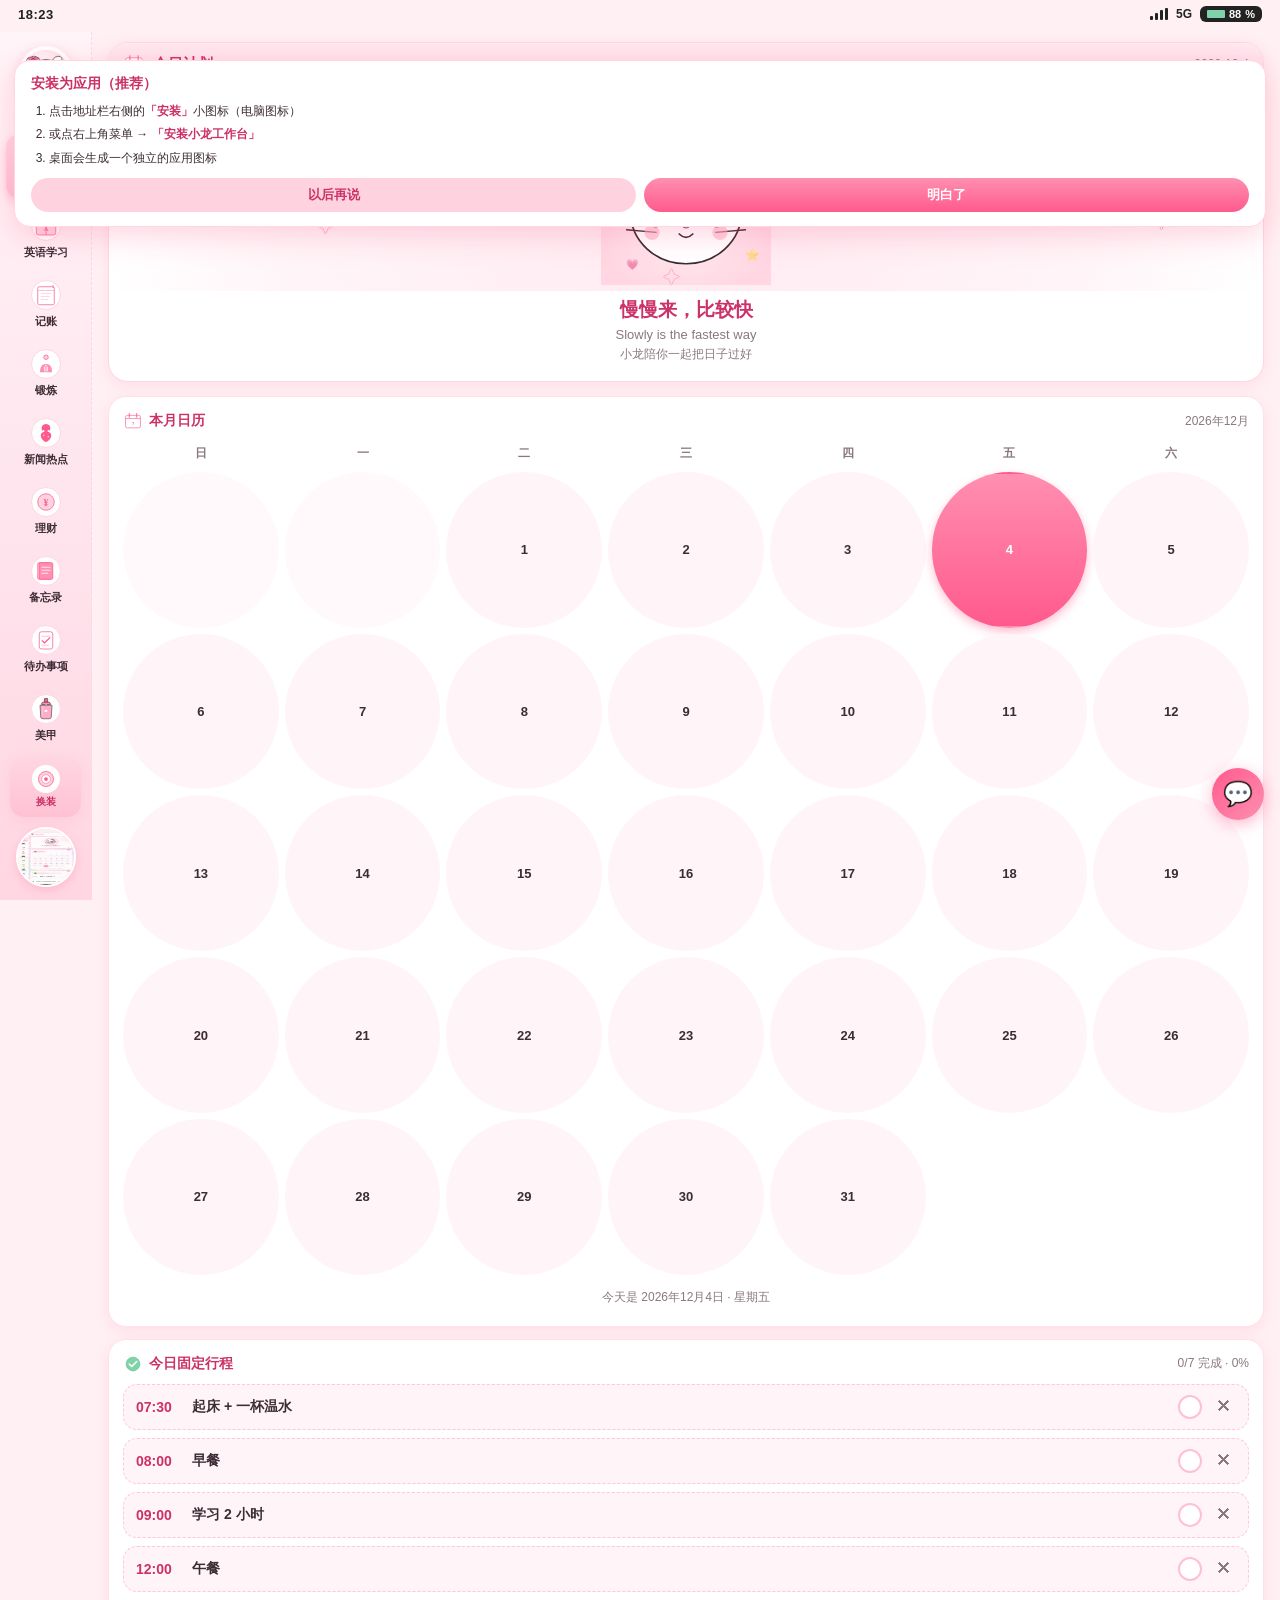
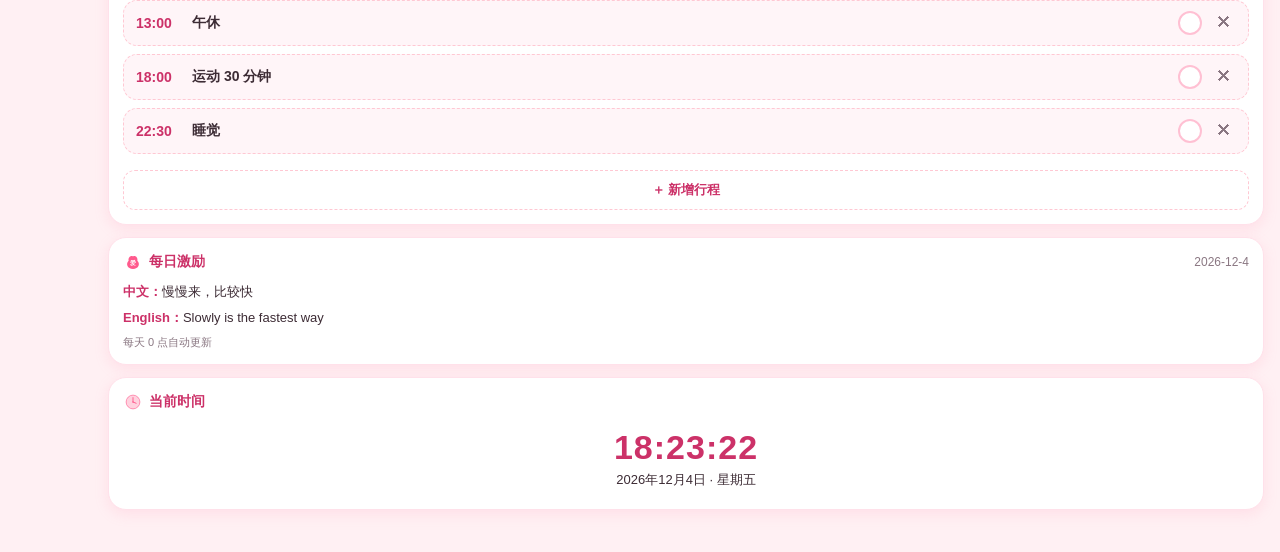
<file: index.html>
<!DOCTYPE html>
<html lang="zh-CN">
<head>
<meta charset="UTF-8" />
<meta name="viewport" content="width=device-width,initial-scale=1.0,maximum-scale=1.0,user-scalable=no" />
<meta name="theme-color" content="#ff5a8d" />
<meta name="apple-mobile-web-app-capable" content="yes" />
<meta name="apple-mobile-web-app-status-bar-style" content="default" />
<meta name="apple-mobile-web-app-title" content="小龙工作台" />
<meta name="mobile-web-app-capable" content="yes" />
<meta name="description" content="小龙工作台 - Hello Kitty 风格的个人工作台，支持换装和自定义主题" />
<link rel="manifest" href="./manifest.json?v=2" />
<link rel="icon" type="image/png" sizes="32x32" href="./assets/favicon-32.png?v=2" />
<link rel="icon" type="image/png" sizes="16x16" href="./assets/favicon-16.png?v=2" />
<link rel="apple-touch-icon" href="./assets/apple-touch-icon.png?v=2" />
<link rel="apple-touch-icon" sizes="180x180" href="./assets/apple-touch-icon.png?v=2" />
<link rel="apple-touch-icon-precomposed" href="./assets/apple-touch-icon.png?v=2" />
<link rel="stylesheet" href="./styles.css?v=aion20260803" />
<title>小龙工作台 · Kitty 风格</title>
</head>
<body>

<!-- 顶部状态栏 -->
<header class="status-bar">
  <span id="statusTime" class="status-time">--:--</span>
  <span class="status-icons">
    <span class="signal">
      <span></span><span></span><span></span><span></span>
    </span>
    <span class="net">5G</span>
    <span class="battery">
      <span class="batt-fill"></span>
      <span id="battPct">88</span>%
    </span>
  </span>
</header>

<div class="app">

  <!-- 左侧导航 -->
  <aside class="sidebar" id="sidebar">
    <div class="side-top">
      <img src="./assets/kitty.svg" alt="小龙" class="avatar-img" />
      <div class="avatar-name">小龙</div>
    </div>
    <nav class="nav">
      <button class="nav-item active" data-target="today">
        <span class="ico-img"><img src="./assets/kitty.svg" alt=""></span>
        <span class="label">今日计划</span>
      </button>
      <button class="nav-item" data-target="english">
        <span class="ico-img"><img src="./assets/icons/book.svg" alt=""></span>
        <span class="label">英语学习</span>
      </button>
      <button class="nav-item" data-target="ledger">
        <span class="ico-img"><img src="./assets/icons/ledger.svg" alt=""></span>
        <span class="label">记账</span>
      </button>
      <button class="nav-item" data-target="exercise">
        <span class="ico-img"><img src="./assets/icons/run.svg" alt=""></span>
        <span class="label">锻炼</span>
      </button>
      <button class="nav-item" data-target="news">
        <span class="ico-img"><img src="./assets/icons/fire.svg" alt=""></span>
        <span class="label">新闻热点</span>
      </button>
      <button class="nav-item" data-target="finance">
        <span class="ico-img"><img src="./assets/icons/money.svg" alt=""></span>
        <span class="label">理财</span>
      </button>
      <button class="nav-item" data-target="memo">
        <span class="ico-img"><img src="./assets/icons/memo.svg" alt=""></span>
        <span class="label">备忘录</span>
      </button>
      <button class="nav-item" data-target="todo">
        <span class="ico-img"><img src="./assets/icons/todo.svg" alt=""></span>
        <span class="label">待办事项</span>
      </button>
      <button class="nav-item" data-target="nails">
        <span class="ico-img"><img src="./assets/icons/nail.svg" alt=""></span>
        <span class="label">美甲</span>
      </button>
    </nav>
    <button class="customize-btn" id="customizeBtn">
      <span class="icon-wrap"><img src="./assets/icons/customize.svg" alt="" style="width:20px;height:20px;"></span>
      <span class="label">换装</span>
    </button>
    <div class="side-bottom">
      <img src="./assets/kitty-avatar.jpg" alt="" class="bot-kitty" />
    </div>
  </aside>

  <main class="content">

    <!-- 今日计划 -->
    <section class="page active" id="page-today">
      <div class="hero-card">
        <div class="page-header pink">
          <div class="left">
            <img src="./assets/icons/cal.svg" alt="" class="header-ico" />
            <span class="page-title">今日计划</span>
          </div>
          <span class="page-date" id="todayDate">2026-07-28</span>
        </div>
        <div class="hero-illu">
          <img src="./assets/kitty-hero.svg" alt="Kitty" class="hero-kitty" />
          <div class="sparkles">
            <span>✦</span><span>✧</span><span>✦</span><span>✧</span><span>✦</span><span>✧</span>
          </div>
        </div>
        <div class="hero-motto">
          <div class="motto-cn" id="mottoCN">今天也要元气满满呀</div>
          <div class="motto-en" id="mottoEN">Be full of energy today</div>
          <div class="motto-sub">小龙陪你一起把日子过好</div>
        </div>
      </div>

      <!-- 本月日历 -->
      <div class="card cal-card">
        <div class="card-row">
          <div class="card-title pink">
            <img src="./assets/icons/cal.svg" alt="" class="card-ico" />
            <span>本月日历</span>
          </div>
          <span class="muted" id="calMonthLabel">--</span>
        </div>
        <div class="cal-grid" id="calGrid"></div>
        <div class="cal-tip" id="calTip">今天是 --</div>
      </div>

      <!-- 今日固定行程 -->
      <div class="card checkin-card">
        <div class="card-row">
          <div class="card-title pink">
            <img src="./assets/icons/check.svg" alt="" class="card-ico" />
            <span>今日固定行程</span>
          </div>
          <span class="muted"><span id="checkDone">0</span>/7 完成 · <span id="checkPct">0</span>%</span>
        </div>
        <div class="routine-list" id="routineList"></div>
        <button class="btn-add-routine" id="addRoutineBtn">＋ 新增行程</button>
      </div>

      <!-- 每日激励 -->
      <div class="card quote-card">
        <div class="card-row">
          <div class="card-title pink">
            <img src="./assets/icons/heart.svg" alt="" class="card-ico" />
            <span>每日激励</span>
          </div>
          <span class="muted" id="quoteDate">—</span>
        </div>
        <div class="quote-line"><b>中文：</b><span id="quoteCN">—</span></div>
        <div class="quote-line"><b>English：</b><span id="quoteEN">—</span></div>
        <div class="quote-tip">每天 0 点自动更新</div>
      </div>

      <!-- 时钟 -->
      <div class="card clock-card">
        <div class="card-row">
          <div class="card-title pink">
            <img src="./assets/icons/clock.svg" alt="" class="card-ico" />
            <span>当前时间</span>
          </div>
        </div>
        <div class="clock-display">
          <div class="clock-time" id="clockTime">--:--:--</div>
          <div class="clock-date" id="clockDate">--</div>
        </div>
      </div>
    </section>

    <!-- 英语学习 -->
    <section class="page" id="page-english">
      <div class="page-header pink">
        <div class="left">
          <img src="./assets/icons/book.svg" alt="" class="header-ico" />
          <span class="page-title">英语学习</span>
        </div>
        <span class="page-date" id="enDate"></span>
      </div>

      <div class="card">
        <div class="card-title pink">今日单词打卡</div>
        <div class="word-card">
          <div class="word-en" id="wordEN">—</div>
          <div class="word-phonetic" id="wordPhonetic">—</div>
          <div class="word-cn" id="wordCN">—</div>
          <div class="word-example" id="wordExample">—</div>
        </div>
        <div class="actions-row">
          <button id="wordKnown" class="btn-pink">我会了</button>
          <button id="wordNext" class="btn-soft">下一个</button>
        </div>
        <div class="word-stats">
          <div>今日已掌握 <b id="wordKnownCount">0</b> 个</div>
          <div>累计掌握 <b id="wordTotalCount">0</b> 个</div>
        </div>
      </div>

      <div class="card">
        <div class="card-row">
          <span class="card-title pink">学习计划</span>
          <button id="addPlanBtn" class="btn-mini">＋ 新增</button>
        </div>
        <ul class="plan-list" id="planList"></ul>
        <div class="form-row" id="planAdd" hidden>
          <input id="planInput" placeholder="例如：每天背 20 个单词" />
          <select id="planCycle">
            <option value="daily">每日</option>
            <option value="weekly">每周</option>
            <option value="monthly">每月</option>
          </select>
          <button id="planSave" class="btn-pink">保存</button>
        </div>
      </div>

      <div class="card">
        <div class="card-title pink">连续打卡日历</div>
        <div class="streak-grid" id="streakGrid"></div>
      </div>
    </section>

    <!-- 记账（4321 四分存钱法） -->
    <section class="page" id="page-ledger">
      <div class="page-header pink">
        <div class="left">
          <img src="./assets/icons/sprout.svg" alt="" class="header-ico" />
          <span class="page-title">财务储蓄</span>
        </div>
        <span class="page-date" id="ledgerDate"></span>
      </div>

      <!-- 本月收入卡片 -->
      <div class="card income-card">
        <div class="income-row">
          <div>
            <div class="muted">本月收入</div>
            <div class="big-amount">¥<span id="monthIncome">0</span></div>
          </div>
          <button id="setIncomeBtn" class="btn-pink-small">设置收入</button>
        </div>
        <div class="muted" style="margin-top:4px;font-size:11px;">每月 1 号自动重置 · 按 40/30/20/10 分配到 4 个存钱罐</div>
      </div>

      <!-- 4 个 tab 切换 -->
      <div class="tab-bar" id="ledgerTabs">
        <button class="tab-item active" data-tab="chat">对话记账</button>
        <button class="tab-item" data-tab="pot">预算进度</button>
        <button class="tab-item" data-tab="goal">储蓄目标</button>
        <button class="tab-item" data-tab="plan">存钱</button>
      </div>

      <!-- Tab 1: 对话记账 -->
      <div class="tab-pane active" data-pane="chat">
        <div class="chat-card">
          <img src="./assets/icons/sprout.svg" alt="" class="chat-avatar" />
          <div class="chat-bubble">
            <div>嗨～我是你的记账小伙伴小苗</div>
            <div>直接发「刚需 外卖 36」</div>
            <div>或者「奶茶 15」就能记账啦！</div>
            <div>发「收入 8000」可以更新月收入哦～</div>
          </div>
        </div>

        <div class="card chat-input-card">
          <div class="form-row" style="grid-template-columns:1fr auto;">
            <input id="chatInput" placeholder="试试：休闲 奶茶 15" />
            <button id="chatSubmit" class="btn-pink">记一笔</button>
          </div>
          <div class="chat-tip">支持自然语言：「外卖36」「刚需 房租 2000」「收入 8000」</div>
        </div>

        <div class="card">
          <div class="card-row">
            <span class="card-title pink">本月账单（<span id="transCount">0</span> 笔）</span>
            <button id="resetMonthBtn" class="btn-mini ghost">清空本月</button>
          </div>
          <ul class="chat-list" id="transList4321"></ul>
        </div>
      </div>

      <!-- Tab 2: 预算进度 -->
      <div class="tab-pane" data-pane="pot">
        <div class="pot-intro">
          <div class="card-title pink">四个存钱罐</div>
          <div class="muted">满格=装满钱，消费从右往左取钱</div>
          <div id="potEmptyHint" class="pot-empty-hint" hidden>💡 先在「记一笔」里输入「收入 8000」设置月收入，存钱罐才会按 4321 比例分配</div>
        </div>

        <div class="pot-list">
          <div class="pot-card" data-pot="need">
            <div class="pot-head">
              <img src="./assets/icons/pot-need.svg" class="pot-ico" alt="">
              <div class="pot-meta">
                <div class="pot-name">刚需支出</div>
                <div class="pot-pct">40% · 房租/水电/三餐/日用品</div>
              </div>
              <div class="pot-left"><div class="pot-left-cap">剩余</div><b id="potNeedLeft">¥0</b></div>
            </div>
            <div class="pot-progress"><i id="potNeedBar" style="width:0%"></i></div>
            <div class="pot-total">¥<span id="potNeedTotal">0</span></div>
          </div>

          <div class="pot-card" data-pot="want">
            <div class="pot-head">
              <img src="./assets/icons/pot-want.svg" class="pot-ico" alt="">
              <div class="pot-meta">
                <div class="pot-name">休闲弹性</div>
                <div class="pot-pct">30% · 穿搭/聚餐/爱好/网购/娱乐</div>
              </div>
              <div class="pot-left"><div class="pot-left-cap">剩余</div><b id="potWantLeft">¥0</b></div>
            </div>
            <div class="pot-progress"><i id="potWantBar" style="width:0%"></i></div>
            <div class="pot-total">¥<span id="potWantTotal">0</span></div>
          </div>

          <div class="pot-card" data-pot="save">
            <div class="pot-head">
              <img src="./assets/icons/pot-save.svg" class="pot-ico" alt="">
              <div class="pot-meta">
                <div class="pot-name">储蓄理财</div>
                <div class="pot-pct">20% · 原则只存入，减少支出</div>
              </div>
              <div class="pot-left"><div class="pot-left-cap">剩余</div><b id="potSaveLeft">¥0</b></div>
            </div>
            <div class="pot-progress"><i id="potSaveBar" style="width:0%"></i></div>
            <div class="pot-total">¥<span id="potSaveTotal">0</span></div>
          </div>

          <div class="pot-card" data-pot="emerg">
            <div class="pot-head">
              <img src="./assets/icons/pot-emerg.svg" class="pot-ico" alt="">
              <div class="pot-meta">
                <div class="pot-name">应急备用</div>
                <div class="pot-pct">10% · 医疗/突发紧急开销</div>
              </div>
              <div class="pot-left"><div class="pot-left-cap">剩余</div><b id="potEmergLeft">¥0</b></div>
            </div>
            <div class="pot-progress"><i id="potEmergBar" style="width:0%"></i></div>
            <div class="pot-total">¥<span id="potEmergTotal">0</span></div>
          </div>
        </div>

        <div class="card">
          <div class="card-row">
            <span class="card-title pink">本月账单（<span id="transCount2">0</span> 笔）</span>
          </div>
          <ul class="chat-list" id="transList2_4321"></ul>
        </div>
      </div>

      <!-- Tab 3: 储蓄目标 -->
      <div class="tab-pane" data-pane="goal">
        <div id="goalList4321"></div>
        <button id="addGoalBtn" class="btn-pink-big">＋ 新建储蓄目标</button>
        <button id="monthReportBtn" class="btn-soft" style="width:100%;margin-top:8px;">查看本月财务报告</button>
      </div>

      <!-- Tab 4: 存钱 -->
      <div class="tab-pane" data-pane="plan">
        <div class="card plan-intro">
          <div class="card-title pink">选一个存钱模式</div>
          <div class="muted" style="margin-top:4px;">自动生成可勾选的存钱计划，无痛积少成多</div>
        </div>

        <div class="card plan-template">
          <div class="plan-title">52周递增法</div>
          <div class="plan-desc">第1周 10 元，每周多 10 元，一年悄悄存下 13,780 元</div>
          <div class="form-row" style="grid-template-columns:1fr auto;align-items:center;">
            <div class="plan-input-wrap"><input id="plan52Start" type="number" value="10" /><span class="muted">元起存</span></div>
            <button id="gen52Btn" class="btn-pink-small">生成计划</button>
          </div>
        </div>

        <div class="card plan-template">
          <div class="plan-title">12存单法</div>
          <div class="plan-desc">每月固定存一笔，12 个月后连本带息滚动，强制造储蓄</div>
          <div class="form-row" style="grid-template-columns:1fr auto;align-items:center;">
            <div class="plan-input-wrap"><input id="plan12Amount" type="number" value="500" /><span class="muted">元/月</span></div>
            <button id="gen12Btn" class="btn-pink-small">生成计划</button>
          </div>
        </div>

        <div class="card plan-template">
          <div class="plan-title">收入比例法</div>
          <div class="plan-desc">按月收入比例自动计算，发工资先存钱</div>
          <div class="form-row" style="grid-template-columns:1fr auto;align-items:center;">
            <div class="plan-input-wrap"><input id="planPct" type="number" value="20" /><span class="muted">% 收入</span></div>
            <button id="genPctBtn" class="btn-pink-small">生成计划</button>
          </div>
        </div>

        <div id="planList4321"></div>
      </div>
    </section>

    <!-- 设置收入弹窗 -->
    <div class="modal-overlay" id="setIncomeModal" hidden>
      <div class="modal">
        <div class="modal-head">
          <h3>设置本月收入</h3>
          <button class="modal-close" data-close="setIncomeModal">✕</button>
        </div>
        <div class="modal-body">
          <div class="muted" style="margin-bottom:8px;">设置后将自动按 40/30/20/10 分配到 4 个存钱罐</div>
          <input id="setIncomeInput" type="number" placeholder="输入本月收入金额" style="width:100%;padding:10px;border:1px solid #ffc8d8;border-radius:10px;" />
        </div>
        <div class="modal-actions">
          <button class="btn-soft" data-close="setIncomeModal">取消</button>
          <button id="setIncomeConfirm" class="btn-pink">确定</button>
        </div>
      </div>
    </div>

    <!-- 新建储蓄目标弹窗 -->
    <div class="modal-overlay" id="addGoalModal" hidden>
      <div class="modal">
        <div class="modal-head">
          <h3>新建储蓄目标</h3>
          <button class="modal-close" data-close="addGoalModal">✕</button>
        </div>
        <div class="modal-body">
          <div class="form-row" style="grid-template-columns:1fr;">
            <input id="goalNameInput" placeholder="目标名称，例如：日本旅行" />
            <input id="goalTargetInput" type="number" placeholder="目标金额" />
            <input id="goalDeadlineInput" type="date" />
          </div>
        </div>
        <div class="modal-actions">
          <button class="btn-soft" data-close="addGoalModal">取消</button>
          <button id="addGoalConfirm" class="btn-pink">创建</button>
        </div>
      </div>
    </div>

    <!-- 存入弹窗 -->
    <div class="modal-overlay" id="depositModal" hidden>
      <div class="modal">
        <div class="modal-head">
          <h3 id="depositTitle">存入</h3>
          <button class="modal-close" data-close="depositModal">✕</button>
        </div>
        <div class="modal-body">
          <div class="muted" style="margin-bottom:8px;">从「储蓄理财」罐扣除相应金额</div>
          <input id="depositInput" type="number" placeholder="存入金额" style="width:100%;padding:10px;border:1px solid #ffc8d8;border-radius:10px;" />
        </div>
        <div class="modal-actions">
          <button class="btn-soft" data-close="depositModal">取消</button>
          <button id="depositConfirm" class="btn-pink">确定</button>
        </div>
      </div>
    </div>

    <!-- 流水明细弹窗 -->
    <div class="modal-overlay" id="historyModal" hidden>
      <div class="modal">
        <div class="modal-head">
          <h3 id="historyTitle">流水明细</h3>
          <button class="modal-close" data-close="historyModal">✕</button>
        </div>
        <div class="modal-body">
          <ul class="chat-list" id="historyList"></ul>
        </div>
        <div class="modal-actions">
          <button class="btn-pink" data-close="historyModal">关闭</button>
        </div>
      </div>
    </div>

    <!-- 上传美甲图片弹窗 -->
    <div class="modal-overlay" id="nailUploadModal" hidden>
      <div class="modal">
        <div class="modal-head">
          <h3>上传美甲款式</h3>
          <button class="modal-close" data-close="nailUploadModal">✕</button>
        </div>
        <div class="modal-body">
          <div class="nail-upload-area" id="nailUploadArea">
            <div class="nail-upload-placeholder" id="nailUploadPlaceholder">
              <span>📷</span>
              <div>点击上传图片</div>
              <div class="muted" style="font-size:11px;">支持 JPG/PNG，自动压缩到 500px</div>
            </div>
            <img id="nailUploadPreview" alt="" style="display:none;" />
          </div>
          <input type="file" id="nailFileInput" accept="image/*" hidden />
          <div class="nail-tag-section">
            <div class="nail-tag-group-title">颜色系</div>
            <div class="nail-tag-chips" id="nailColorTags"></div>
          </div>
          <div class="nail-tag-section">
            <div class="nail-tag-group-title">风格</div>
            <div class="nail-tag-chips" id="nailStyleTags"></div>
          </div>
          <div class="nail-tag-section">
            <div class="nail-tag-group-title">甲型</div>
            <div class="nail-tag-chips" id="nailShapeTags"></div>
          </div>
          <div class="nail-tag-section">
            <div class="nail-tag-group-title">场景</div>
            <div class="nail-tag-chips" id="nailSceneTags"></div>
          </div>
          <div class="form-row" style="grid-template-columns:1fr;margin-top:10px;">
            <input id="nailNoteInput" placeholder="备注（可选），如：情人节款" />
          </div>
        </div>
        <div class="modal-actions">
          <button class="btn-soft" data-close="nailUploadModal">取消</button>
          <button id="nailUploadConfirm" class="btn-pink">保存款式</button>
        </div>
      </div>
    </div>

    <!-- 查看大图弹窗 -->
    <div class="modal-overlay" id="nailViewerModal" hidden>
      <div class="modal nail-viewer-modal">
        <div class="modal-head">
          <h3 id="nailViewerTitle">款式详情</h3>
          <button class="modal-close" data-close="nailViewerModal">✕</button>
        </div>
        <div class="modal-body nail-viewer-body">
          <img id="nailViewerImg" alt="" class="nail-viewer-img" />
          <div class="nail-viewer-tags" id="nailViewerTags"></div>
          <div class="nail-viewer-note" id="nailViewerNote"></div>
          <div class="muted" id="nailViewerDate"></div>
        </div>
        <div class="modal-actions">
          <button class="btn-soft" id="nailViewerDelete">删除</button>
          <button class="btn-pink" data-close="nailViewerModal">关闭</button>
        </div>
      </div>
    </div>

    <!-- 新建练习目标弹窗 -->
    <div class="modal-overlay" id="nailGoalModal" hidden>
      <div class="modal">
        <div class="modal-head">
          <h3>练习目标</h3>
          <button class="modal-close" data-close="nailGoalModal">✕</button>
        </div>
        <div class="modal-body">
          <div class="form-row" style="grid-template-columns:1fr;">
            <input id="nailGoalName" placeholder="目标名称，如：水彩花卉" />
            <input id="nailGoalDesc" placeholder="描述（可选）" />
            <textarea id="nailGoalNote" placeholder="练习备注（可选）" style="min-height:60px;"></textarea>
          </div>
          <div class="nail-tag-section">
            <div class="nail-tag-group-title">参考视频链接</div>
            <div id="nailVideoLinks"></div>
            <div class="form-row" style="grid-template-columns:1fr auto;margin-top:6px;">
              <input id="nailVideoUrl" placeholder="粘贴 B站/抖音/YouTube 链接" />
              <button id="nailVideoAdd" class="btn-mini">＋ 添加</button>
            </div>
          </div>
        </div>
        <div class="modal-actions">
          <button class="btn-soft" data-close="nailGoalModal">取消</button>
          <button id="nailGoalConfirm" class="btn-pink">保存</button>
        </div>
      </div>
    </div>

    <!-- 锻炼（FitDaily 风格 5 tab） -->
    <section class="page" id="page-exercise">
      <div class="page-header pink">
        <div class="left">
          <img src="./assets/icons/run.svg" alt="" class="header-ico" />
          <span class="page-title">健身打卡</span>
        </div>
        <span class="page-date" id="sportDate"></span>
      </div>

      <div class="tab-bar" id="sportTabs">
        <button class="tab-item active" data-sptab="today">今日</button>
        <button class="tab-item" data-sptab="body">选部位</button>
        <button class="tab-item" data-sptab="week">周计划</button>
        <button class="tab-item" data-sptab="blogger">博主</button>
        <button class="tab-item" data-sptab="ai">AI教练</button>
      </div>

      <!-- Tab 1: 今日 -->
      <div class="tab-pane active" data-spane="today">
        <div class="sport-hero">
          <img src="./assets/kitty.svg" alt="" class="sport-hero-avatar" />
          <div class="sport-hero-text">
            <div id="sportGreeting">早上好小龙，今天也要元气满满 ✨</div>
            <div class="muted" id="sportStreak">🔥 连续打卡 0 天</div>
          </div>
        </div>

        <div class="sport-stats-row">
          <div class="sport-stat-card">
            <div class="sport-stat-icon">⏱</div>
            <div class="sport-stat-num"><span id="sportMinTotal">0</span><i>min</i></div>
            <div class="muted">今日训练</div>
          </div>
          <div class="sport-stat-card">
            <div class="sport-stat-icon">🔥</div>
            <div class="sport-stat-num"><span id="sportKcal">0</span><i>kcal</i></div>
            <div class="muted">大卡摄入</div>
          </div>
          <div class="sport-stat-card">
            <div class="sport-stat-icon">💪</div>
            <div class="sport-stat-num"><span id="sportActions">0</span></div>
            <div class="muted">完成动作</div>
          </div>
        </div>

        <div class="sport-shortcut-row">
          <button class="sport-shortcut" data-go="body">
            <span class="ico">👟</span>
            <span>开始训练</span>
          </button>
          <button class="sport-shortcut" id="dietBtn">
            <span class="ico">🍱</span>
            <span>记录饮食</span>
          </button>
          <button class="sport-shortcut" data-go="week">
            <span class="ico">📅</span>
            <span>日程</span>
          </button>
        </div>

        <div class="card">
          <div class="card-row">
            <span class="card-title pink">📅 今日日程</span>
            <button class="btn-mini" data-go="week">管理</button>
          </div>
          <div id="sportTodaySchedule" class="muted" style="padding:8px 0;">还没有日程，去「周计划」安排吧～</div>
        </div>

        <div class="card">
          <div class="card-row">
            <span class="card-title pink">🍱 今日饮食</span>
            <span class="muted"><span id="sportKcalTag">0</span> kcal</span>
          </div>
          <ul class="ledger-list" id="sportDietList"></ul>
        </div>
      </div>

      <!-- Tab 2: 选部位 -->
      <div class="tab-pane" data-spane="body">
        <div class="card">
          <div class="card-title pink sport-body-title">今天练哪里呀？</div>
          <div class="muted">可多选部位，选好后点「开始训练」</div>
        </div>
        <div class="body-picker-grid" id="bodyPickerGrid"></div>
        <div class="card-row" style="margin:10px 0;">
          <span class="muted" id="bodyPickedLabel">已选：无</span>
        </div>
        <button id="startTrainingBtn" class="btn-pink-big">💪 开始训练</button>
      </div>

      <!-- Tab 3: 周计划 -->
      <div class="tab-pane" data-spane="week">
        <div class="card sport-progress-card">
          <div class="card-row">
            <span class="card-title pink">🏆 本周完成度</span>
            <span class="muted" id="sportWeekCount">已完成 0/0 项</span>
          </div>
          <div class="sport-progress-num"><span id="sportWeekPct">0</span>%</div>
          <div class="sport-progress-bar"><i id="sportWeekBar" style="width:0%"></i></div>
        </div>

        <div class="card sport-plan-tpl-card">
          <div class="card-title pink">🎯 快速排期</div>
          <div class="muted">周一胸 · 周二背 · 周三有氧 · 周四肩臂 · 周五腿臀 · 周六核心 · 周日休息</div>
          <button id="genWeekBtn" class="btn-pink" style="margin-top:8px;">✨ 生成训练分化周计划</button>
        </div>

        <div id="weekPlanList" class="week-plan-list"></div>
      </div>

      <!-- Tab 4: 博主 -->
      <div class="tab-pane" data-spane="blogger">
        <div class="card">
          <div class="card-row">
            <span class="card-title pink">⭐ 明星跟练博主</span>
            <button class="btn-mini" id="addBloggerBtn">点头像看合集</button>
          </div>
          <div class="blogger-row" id="bloggerRow"></div>
        </div>

        <div class="card">
          <div class="card-row">
            <span class="card-title pink">📚 我的跟练合集</span>
            <button id="newCollBtn" class="btn-pink-small">+ 新建</button>
          </div>
          <div id="collList"></div>
        </div>

        <div class="card">
          <div class="card-title pink">📅 一周跟练总览</div>
          <div class="week-overview" id="weekOverview"></div>
        </div>
      </div>

      <!-- Tab 5: AI 教练 -->
      <div class="tab-pane" data-spane="ai">
        <div class="ai-hero">
          <div class="ai-hero-icon">🤖</div>
          <div class="ai-hero-title">AI 健身教练</div>
          <div class="ai-hero-sub">哪里不舒服/想练哪里，直接说，我来推跟练</div>
        </div>

        <div class="ai-quick-chips" id="aiQuickChips"></div>

        <div class="ai-chat-wrap" id="aiChatWrap">
          <div class="ai-chat-bubble">
            <div class="ai-chat-text">
              <div>你好呀！我是你的 AI 教练 💪</div>
              <div>告诉我你的状态，比如「肩颈不舒服」「想瘦肚子」「今天好累」，我马上给你安排合适的跟练视频～</div>
            </div>
          </div>
        </div>

        <div class="ai-chat-input">
          <input id="aiChatInput" placeholder="例如：肩颈不舒服..." />
          <button id="aiChatSend" class="btn-pink-small">发送</button>
        </div>
        <div class="muted" style="text-align:center;font-size:11px;margin-top:6px;">内置教练离线可用 · 后续可接入 Gemini 等真实 AI 接口</div>
      </div>
    </section>

    <!-- 饮食记录弹窗 -->
    <div class="modal-overlay" id="dietModal" hidden>
      <div class="modal">
        <div class="modal-head">
          <h3>记录饮食</h3>
          <button class="modal-close" data-close="dietModal">✕</button>
        </div>
        <div class="modal-body">
          <div class="form-row" style="grid-template-columns:1fr;">
            <input id="dietName" placeholder="食物名称，如：苹果、鸡胸肉" />
            <input id="dietKcal" type="number" placeholder="热量（kcal）" />
          </div>
        </div>
        <div class="modal-actions">
          <button class="btn-soft" data-close="dietModal">取消</button>
          <button id="dietConfirm" class="btn-pink">记录</button>
        </div>
      </div>
    </div>

    <!-- 新建跟练合集弹窗 -->
    <div class="modal-overlay" id="newCollModal" hidden>
      <div class="modal">
        <div class="modal-head">
          <h3>新建跟练合集</h3>
          <button class="modal-close" data-close="newCollModal">✕</button>
        </div>
        <div class="modal-body">
          <div class="form-row" style="grid-template-columns:1fr;">
            <input id="newCollName" placeholder="合集名称，如：周末燃脂" />
          </div>
          <div class="nail-tag-section">
            <div class="nail-tag-group-title">视频链接（可加多个）</div>
            <div id="newCollVideos"></div>
            <div class="form-row" style="grid-template-columns:1fr auto;margin-top:6px;">
              <input id="newCollUrl" placeholder="B站/抖音/YouTube 链接" />
              <input id="newCollTitle" placeholder="标题（可选）" />
              <button id="newCollAddVideo" class="btn-mini">＋ 添加</button>
            </div>
          </div>
        </div>
        <div class="modal-actions">
          <button class="btn-soft" data-close="newCollModal">取消</button>
          <button id="newCollConfirm" class="btn-pink">创建</button>
        </div>
      </div>
    </div>

    <!-- 添加博主弹窗 -->
    <div class="modal-overlay" id="addBloggerModal" hidden>
      <div class="modal">
        <div class="modal-head">
          <h3>添加博主</h3>
          <button class="modal-close" data-close="addBloggerModal">✕</button>
        </div>
        <div class="modal-body">
          <div class="form-row" style="grid-template-columns:1fr;">
            <input id="addBloggerName" placeholder="博主名称" />
          </div>
          <div class="nail-tag-section">
            <div class="nail-tag-group-title">选个主题色</div>
            <div class="blogger-color-chips" id="bloggerColorChips"></div>
          </div>
        </div>
        <div class="modal-actions">
          <button class="btn-soft" data-close="addBloggerModal">取消</button>
          <button id="addBloggerConfirm" class="btn-pink">添加</button>
        </div>
      </div>
    </div>

    <!-- 新闻热点 -->
    <section class="page" id="page-news">
      <div class="page-header pink">
        <div class="left">
          <img src="./assets/icons/fire.svg" alt="" class="header-ico" />
          <span class="page-title">新闻热点</span>
        </div>
        <span class="page-date" id="newsDate"></span>
      </div>
      <div class="card">
        <div class="card-title pink">今日要闻</div>
        <ul class="news-list" id="newsList"></ul>
      </div>
      <div class="card">
        <div class="card-row">
          <span class="card-title pink">我的关注</span>
          <button id="addNewsBtn" class="btn-mini">＋ 添加</button>
        </div>
        <ul class="follow-list" id="followList"></ul>
        <div class="form-row" id="followAdd" hidden>
          <input id="followInput" placeholder="想关注的话题，例如：AI 新进展" />
          <button id="followSave" class="btn-pink">保存</button>
        </div>
      </div>
    </section>

    <!-- 理财 -->
    <section class="page" id="page-finance">
      <div class="page-header pink">
        <div class="left">
          <img src="./assets/icons/money.svg" alt="" class="header-ico" />
          <span class="page-title">理财</span>
        </div>
        <span class="page-date" id="finDate"></span>
      </div>
      <div class="card">
        <div class="card-title pink">我的资产</div>
        <div class="fin-total">
          <div class="muted">总资产(¥)</div>
          <div class="big" id="finTotal">0.00</div>
        </div>
        <div class="fin-grid">
          <div class="fin-card"><div class="muted">余额</div><div id="finBalance">0.00</div></div>
          <div class="fin-card"><div class="muted">基金</div><div id="finFund">0.00</div></div>
          <div class="fin-card"><div class="muted">存款</div><div id="finSaving">0.00</div></div>
          <div class="fin-card"><div class="muted">其他</div><div id="finOther">0.00</div></div>
        </div>
      </div>
      <div class="card">
        <div class="card-title pink">更新资产</div>
        <div class="form-row">
          <input id="finInput" type="number" placeholder="金额" />
          <select id="finKind">
            <option value="balance">余额</option>
            <option value="fund">基金</option>
            <option value="saving">存款</option>
            <option value="other">其他</option>
          </select>
          <button id="finAdd" class="btn-pink">＋ 增加</button>
        </div>
      </div>
      <div class="card">
        <div class="card-title pink">理财目标</div>
        <div class="form-row">
          <input id="goalName" placeholder="目标名称，例如：旅行基金" />
          <input id="goalAmt" type="number" placeholder="目标金额" />
          <input id="goalSaved" type="number" placeholder="已存" />
          <button id="goalAdd" class="btn-pink">＋ 新增</button>
        </div>
        <ul class="goal-list" id="goalList"></ul>
      </div>
    </section>

    <!-- 备忘录 -->
    <section class="page" id="page-memo">
      <div class="page-header pink">
        <div class="left">
          <img src="./assets/icons/memo.svg" alt="" class="header-ico" />
          <span class="page-title">备忘录</span>
        </div>
        <span class="page-date" id="memoDate"></span>
      </div>
      <div class="card">
        <div class="card-title pink">写点什么吧</div>
        <textarea id="memoInput" placeholder="记录今天的小灵感..."></textarea>
        <div class="memo-actions">
          <button id="memoSave" class="btn-pink">保存</button>
          <button id="memoExport" class="btn-soft">导出全部</button>
          <button id="memoClear" class="btn-mini ghost">清空</button>
        </div>
      </div>
      <div class="card">
        <div class="card-title pink">我的备忘录</div>
        <ul class="memo-list" id="memoList"></ul>
      </div>
    </section>

    <!-- 待办四象限 -->
    <section class="page" id="page-todo">
      <div class="page-header pink">
        <div class="left">
          <img src="./assets/icons/todo.svg" alt="" class="header-ico" />
          <span class="page-title">待办事项</span>
        </div>
        <span class="page-date" id="todoDate"></span>
      </div>
      <div class="card">
        <div class="card-title pink">新增待办</div>
        <div class="form-row">
          <input id="todoInput" placeholder="要做的事..." />
          <select id="todoQuadrant">
            <option value="urgent">紧急</option>
            <option value="middle">中等</option>
            <option value="slow">缓</option>
            <option value="plan">计划</option>
          </select>
          <button id="todoAdd" class="btn-pink">＋ 添加</button>
        </div>
      </div>
      <div class="quadrant">
        <div class="q-card q-urgent">
          <div class="q-title">紧急</div>
          <ul class="q-list" data-q="urgent"></ul>
        </div>
        <div class="q-card q-middle">
          <div class="q-title">中等</div>
          <ul class="q-list" data-q="middle"></ul>
        </div>
        <div class="q-card q-slow">
          <div class="q-title">缓</div>
          <ul class="q-list" data-q="slow"></ul>
        </div>
        <div class="q-card q-plan">
          <div class="q-title">计划</div>
          <ul class="q-list" data-q="plan"></ul>
        </div>
      </div>
      <div class="card">
        <div class="card-row">
          <span class="card-title pink">已完成</span>
          <span class="muted" id="doneCount">0 项</span>
        </div>
        <ul class="done-list" id="doneList"></ul>
      </div>
    </section>

    <!-- 美甲 -->
    <section class="page" id="page-nails">
      <div class="page-header pink">
        <div class="left">
          <img src="./assets/icons/nail.svg" alt="" class="header-ico" />
          <span class="page-title">美甲工坊</span>
        </div>
        <span class="page-date" id="nailsDate"></span>
      </div>

      <div class="tab-bar" id="nailsTabs">
        <button class="tab-item active" data-ntab="library">款式库</button>
        <button class="tab-item" data-ntab="chat">风格分析</button>
        <button class="tab-item" data-ntab="practice">技能练习</button>
      </div>

      <!-- Tab 1: 款式库 -->
      <div class="tab-pane active" data-npane="library">
        <div class="card nail-filter-card">
          <div class="form-row" style="grid-template-columns:1fr;">
            <input id="nailSearch" placeholder="搜索备注或标签，如：情人节" />
          </div>
          <div class="nail-tag-filters" id="nailTagFilters"></div>
          <div class="nail-filter-actions">
            <button id="nailUploadBtn" class="btn-pink-small">＋ 上传新款式</button>
            <button id="nailClearFilter" class="btn-mini ghost">清除筛选</button>
          </div>
        </div>
        <div class="nail-grid" id="nailGrid"></div>
        <div class="nail-empty" id="nailEmpty" hidden>
          <div class="nail-empty-illu">💅</div>
          <div>还没有款式，点击上方上传你的第一张美甲图吧～</div>
        </div>
      </div>

      <!-- Tab 2: 风格分析 -->
      <div class="tab-pane" data-npane="chat">
        <div class="nail-chat-card">
          <img src="./assets/icons/nail.svg" alt="" class="chat-avatar" />
          <div class="chat-bubble" id="nailChatBubble">
            <div>嗨～我是你的美甲小助手 Kitty 💅</div>
            <div>告诉我你想要什么风格的美甲吧！</div>
            <div>比如：「蓝色系温柔风短甲」「适合约会的款式」「复古风长甲」</div>
          </div>
        </div>
        <div class="card chat-input-card">
          <div class="form-row" style="grid-template-columns:1fr auto;">
            <input id="nailChatInput" placeholder="试试：蓝色系温柔风短甲" />
            <button id="nailChatSubmit" class="btn-pink">找款式</button>
          </div>
          <div class="chat-tip">支持自然语言：「粉色可爱风」「适合婚礼的」「ins风渐变甲」</div>
        </div>
        <div class="nail-chat-results" id="nailChatResults"></div>
      </div>

      <!-- Tab 3: 技能练习 -->
      <div class="tab-pane" data-npane="practice">
        <div class="card nail-stats-card">
          <div class="nail-stat-row">
            <div class="nail-stat-item">
              <div class="nail-stat-num" id="nailPracticeDays">0</div>
              <div class="muted">累计练习天数</div>
            </div>
            <div class="nail-stat-item">
              <div class="nail-stat-num" id="nailPracticeCount">0</div>
              <div class="muted">完成练习次数</div>
            </div>
            <div class="nail-stat-item">
              <div class="nail-stat-num" id="nailGoalCount">0</div>
              <div class="muted">练习目标</div>
            </div>
          </div>
        </div>
        <div class="card">
          <div class="card-row">
            <span class="card-title pink">今日练习打卡</span>
            <span class="muted" id="nailTodayLabel">--</span>
          </div>
          <div class="nail-practice-list" id="nailPracticeList"></div>
        </div>
        <div class="card">
          <div class="card-row">
            <span class="card-title pink">练习热力图（近 30 天）</span>
          </div>
          <div class="nail-heatmap" id="nailHeatmap"></div>
        </div>
        <div class="card-row" style="margin-bottom:10px;">
          <span class="card-title pink">练习目标</span>
          <button id="nailAddGoalBtn" class="btn-mini">＋ 新建</button>
        </div>
        <div id="nailGoalList"></div>
      </div>
    </section>

  </main>
</div>

<div class="toast" id="toast"></div>
<button class="menu-toggle" id="menuToggle">☰</button>

<!-- 安装到主屏幕引导 -->
<div class="install-tip" id="installTip">
  <div class="tip-head" id="installHead">添加到主屏幕</div>
  <div class="tip-body" id="installBody"></div>
  <div class="tip-actions">
    <button class="close-tip" id="installLater">以后再说</button>
    <button class="got-it" id="installGot">明白了</button>
  </div>
</div>

<!-- 换装面板 -->
<div class="cust-overlay" id="custOverlay">
  <div class="cust-panel">
    <div class="cust-head">
      <h3>换装中心</h3>
      <button class="cust-close" id="custClose">✕</button>
    </div>
    <div class="cust-tabs">
      <button class="cust-tab active" data-pane="images">图片</button>
      <button class="cust-tab" data-pane="theme">配色</button>
      <button class="cust-tab" data-pane="nick">昵称</button>
    </div>
    <div class="cust-body">

      <!-- 图片 -->
      <div class="cust-pane active" data-pane="images">
        <div class="cust-section">
          <div class="sec-title">整体背景</div>
          <div class="cust-item" data-key="bg">
            <div class="preview">预览</div>
            <div class="info">
              <div class="name">背景纹理图</div>
              <div class="hint">建议 400×400 平铺图案</div>
            </div>
            <div class="ops">
              <button class="upload-btn">上传</button>
              <button class="reset-btn">重置</button>
            </div>
          </div>
        </div>

        <div class="cust-section">
          <div class="sec-title">头像与装饰</div>
          <div class="cust-item" data-key="avatar">
            <div class="preview">预览</div>
            <div class="info">
              <div class="name">侧边栏头像</div>
              <div class="hint">建议方形 PNG/JPG</div>
            </div>
            <div class="ops">
              <button class="upload-btn">上传</button>
              <button class="reset-btn">重置</button>
            </div>
          </div>
          <div class="cust-item" data-key="hero">
            <div class="preview">预览</div>
            <div class="info">
              <div class="name">首页 Hero 大图</div>
              <div class="hint">首页和记账页都会用</div>
            </div>
            <div class="ops">
              <button class="upload-btn">上传</button>
              <button class="reset-btn">重置</button>
            </div>
          </div>
          <div class="cust-item" data-key="sideBottom">
            <div class="preview">预览</div>
            <div class="info">
              <div class="name">侧边栏底部装饰</div>
              <div class="hint">圆形头像位置</div>
            </div>
            <div class="ops">
              <button class="upload-btn">上传</button>
              <button class="reset-btn">重置</button>
            </div>
          </div>
        </div>

        <div class="cust-section">
          <div class="sec-title">导航图标（9 个）</div>
          <div class="cust-item" data-key="nav.today" data-default="./assets/kitty.svg">
            <div class="preview">预览</div>
            <div class="info"><div class="name">今日计划</div></div>
            <div class="ops">
              <button class="upload-btn">上传</button>
              <button class="reset-btn">重置</button>
            </div>
          </div>
          <div class="cust-item" data-key="nav.english" data-default="./assets/icons/book.svg">
            <div class="preview">预览</div>
            <div class="info"><div class="name">英语学习</div></div>
            <div class="ops">
              <button class="upload-btn">上传</button>
              <button class="reset-btn">重置</button>
            </div>
          </div>
          <div class="cust-item" data-key="nav.ledger" data-default="./assets/icons/ledger.svg">
            <div class="preview">预览</div>
            <div class="info"><div class="name">记账</div></div>
            <div class="ops">
              <button class="upload-btn">上传</button>
              <button class="reset-btn">重置</button>
            </div>
          </div>
          <div class="cust-item" data-key="nav.exercise" data-default="./assets/icons/run.svg">
            <div class="preview">预览</div>
            <div class="info"><div class="name">锻炼</div></div>
            <div class="ops">
              <button class="upload-btn">上传</button>
              <button class="reset-btn">重置</button>
            </div>
          </div>
          <div class="cust-item" data-key="nav.news" data-default="./assets/icons/fire.svg">
            <div class="preview">预览</div>
            <div class="info"><div class="name">新闻热点</div></div>
            <div class="ops">
              <button class="upload-btn">上传</button>
              <button class="reset-btn">重置</button>
            </div>
          </div>
          <div class="cust-item" data-key="nav.finance" data-default="./assets/icons/money.svg">
            <div class="preview">预览</div>
            <div class="info"><div class="name">理财</div></div>
            <div class="ops">
              <button class="upload-btn">上传</button>
              <button class="reset-btn">重置</button>
            </div>
          </div>
          <div class="cust-item" data-key="nav.memo" data-default="./assets/icons/memo.svg">
            <div class="preview">预览</div>
            <div class="info"><div class="name">备忘录</div></div>
            <div class="ops">
              <button class="upload-btn">上传</button>
              <button class="reset-btn">重置</button>
            </div>
          </div>
          <div class="cust-item" data-key="nav.todo" data-default="./assets/icons/todo.svg">
            <div class="preview">预览</div>
            <div class="info"><div class="name">待办事项</div></div>
            <div class="ops">
              <button class="upload-btn">上传</button>
              <button class="reset-btn">重置</button>
            </div>
          </div>
          <div class="cust-item" data-key="nav.nails" data-default="./assets/icons/nail.svg">
            <div class="preview">预览</div>
            <div class="info"><div class="name">美甲</div></div>
            <div class="ops">
              <button class="upload-btn">上传</button>
              <button class="reset-btn">重置</button>
            </div>
          </div>
        </div>

        <div class="cust-section">
          <div class="sec-title">首页小图标（4 个）</div>
          <div class="cust-item" data-key="pageIco.cal" data-default="./assets/icons/cal.svg">
            <div class="preview">预览</div>
            <div class="info"><div class="name">日历图标</div></div>
            <div class="ops">
              <button class="upload-btn">上传</button>
              <button class="reset-btn">重置</button>
            </div>
          </div>
          <div class="cust-item" data-key="pageIco.check" data-default="./assets/icons/check.svg">
            <div class="preview">预览</div>
            <div class="info"><div class="name">对勾图标</div></div>
            <div class="ops">
              <button class="upload-btn">上传</button>
              <button class="reset-btn">重置</button>
            </div>
          </div>
          <div class="cust-item" data-key="pageIco.heart" data-default="./assets/icons/heart.svg">
            <div class="preview">预览</div>
            <div class="info"><div class="name">爱心图标</div></div>
            <div class="ops">
              <button class="upload-btn">上传</button>
              <button class="reset-btn">重置</button>
            </div>
          </div>
          <div class="cust-item" data-key="pageIco.clock" data-default="./assets/icons/clock.svg">
            <div class="preview">预览</div>
            <div class="info"><div class="name">时钟图标</div></div>
            <div class="ops">
              <button class="upload-btn">上传</button>
              <button class="reset-btn">重置</button>
            </div>
          </div>
        </div>
      </div>

      <!-- 配色 -->
      <div class="cust-pane" data-pane="theme">
        <h4>选择一套主题色</h4>
        <div class="cust-grid" id="themeGrid"></div>
      </div>

      <!-- 昵称 -->
      <div class="cust-pane" data-pane="nick">
        <h4>侧边栏昵称</h4>
        <div class="cust-nick-row">
          <input id="nickInput" placeholder="例如：小龙" maxlength="8" />
          <button id="nickSave">保存</button>
        </div>
      </div>

    </div>
    <div class="cust-footer">
      <button class="reset-all" id="resetAllBtn">全部重置</button>
      <button class="save-all" id="saveAllBtn">完成</button>
    </div>
  </div>
</div>

<!-- 💬 问问小龙 悬浮按钮 + 聊天面板 -->
<button class="ai-fab" id="aiFab" aria-label="问问小龙">💬</button>
<div class="ai-panel-overlay" id="aiPanelOverlay" hidden></div>
<div class="ai-panel" id="aiPanel" hidden>
  <div class="ai-panel-head">
    <div class="ai-panel-title">
      <span class="ai-panel-avatar">🐱</span>
      <div>
        <div class="ai-panel-name">问问小龙</div>
        <div class="ai-panel-sub" id="aiPanelSub">已连接 · 工作台数据同步中</div>
      </div>
    </div>
    <div style="display:flex;align-items:center;gap:4px;">
      <button class="ai-panel-icon-btn" id="aiSettingsBtn" title="设置">⚙️</button>
      <button class="ai-panel-close" id="aiPanelClose">✕</button>
    </div>
  </div>
  <div class="ai-panel-body" id="aiPanelBody">
    <div class="ai-panel-welcome">
      <div class="ai-welcome-emoji">👋</div>
      <div class="ai-welcome-text">你好呀！我能看到你工作台的所有数据（账单/锻炼/美甲/待办）。<br>试试问我：</div>
      <div class="ai-suggest-list">
        <button class="ai-suggest" data-q="我这个月花了多少钱？存在哪些问题上">这个月花了多少？</button>
        <button class="ai-suggest" data-q="分析下我的锻炼打卡情况，给建议">分析锻炼情况</button>
        <button class="ai-suggest" data-q="我的存钱进度怎么样？要怎么改进">存钱进度分析</button>
        <button class="ai-suggest" data-q="看看我的待办，哪些该优先处理">待办优先级</button>
      </div>
    </div>
  </div>
  <div class="ai-panel-input">
    <textarea id="aiPanelInput" placeholder="问我任何关于工作台的事..." rows="1"></textarea>
    <button id="aiPanelSend" class="ai-panel-send">↑</button>
  </div>
</div>

<!-- 💬 问问小龙 设置弹窗 -->
<div class="modal-overlay" id="aiSettingsModal" hidden>
  <div class="modal">
    <div class="modal-head">
      <h3>⚙️ AI 助手设置</h3>
      <button class="modal-close" data-close="aiSettingsModal">✕</button>
    </div>
    <div class="modal-body">
      <div class="ai-settings-info">
        <p><b>为什么要 API key？</b></p>
        <p class="muted" style="font-size:12px;line-height:1.6;">AI 助手需要连接大模型才能对话。推荐用「智谱 GLM-4-Flash」——<b>永久免费</b>，不用充钱。</p>
        <p style="margin-top:10px;"><b>获取免费 key：</b></p>
        <ol style="font-size:12px;color:var(--ink-soft);line-height:1.8;padding-left:18px;">
          <li>打开 <a href="https://open.bigmodel.cn" target="_blank">open.bigmodel.cn</a> 注册（手机号/微信）</li>
          <li>进入控制台 → 左侧「API Keys」</li>
          <li>创建一个 key，复制粘贴到下方</li>
        </ol>
      </div>
      <div class="form-row" style="grid-template-columns:1fr;margin-top:12px;">
        <label style="font-size:12px;color:var(--ink-soft);font-weight:600;">API 提供商</label>
        <select id="aiProviderSelect" style="padding:8px 10px;border:1px solid var(--line-d);border-radius:8px;font-size:13px;margin-top:4px;">
          <option value="zhipu">智谱 GLM-4-Flash（永久免费）</option>
          <option value="deepseek">DeepSeek（付费）</option>
        </select>
      </div>
      <div class="form-row" style="grid-template-columns:1fr;margin-top:10px;">
        <label style="font-size:12px;color:var(--ink-soft);font-weight:600;">API Key</label>
        <input id="aiKeyInput" placeholder="粘贴你的 API key（sk-开头）" style="padding:10px 12px;border:1px solid var(--line-d);border-radius:8px;font-size:13px;margin-top:4px;font-family:monospace;" />
      </div>
      <div id="aiSettingsStatus" style="margin-top:10px;font-size:12px;"></div>
    </div>
    <div class="modal-actions">
      <button class="btn-soft" data-close="aiSettingsModal">取消</button>
      <button id="aiSettingsSave" class="btn-pink">保存</button>
    </div>
  </div>
</div>

<script src="./app.js?v=aion20260803"></script>
</body>
</html>
</file>
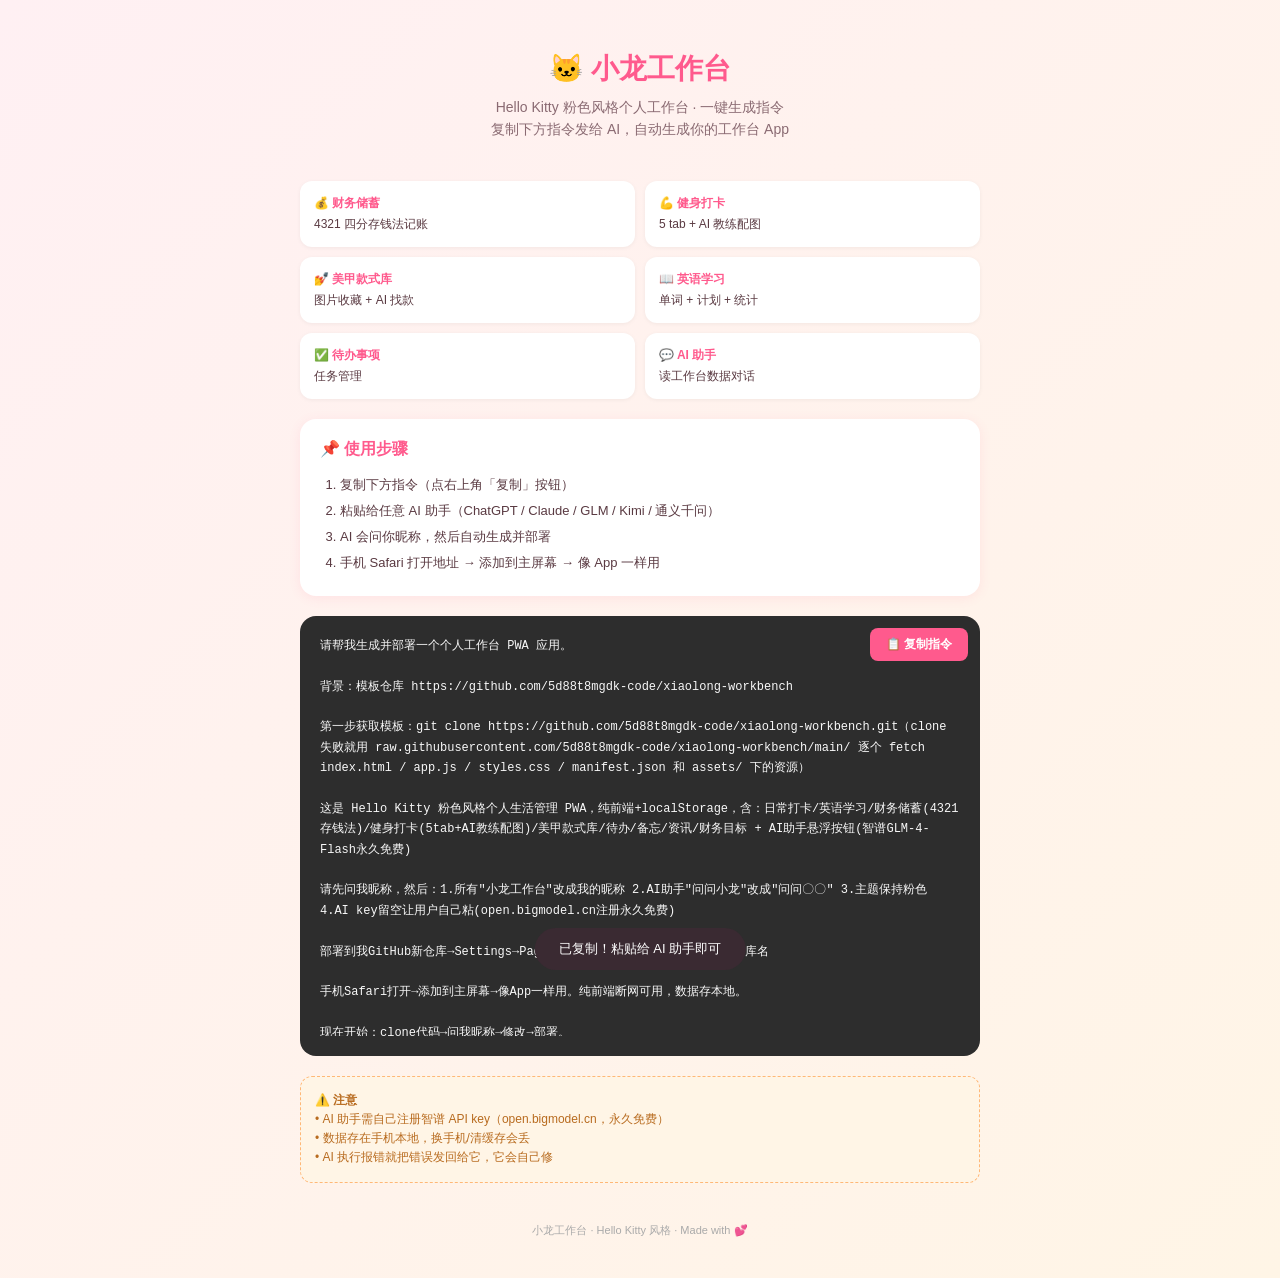
<file: share.html>
<!DOCTYPE html>
<html lang="zh-CN">
<head>
<meta charset="UTF-8">
<meta name="viewport" content="width=device-width,initial-scale=1.0">
<title>小龙工作台 · 一键生成指令</title>
<style>
*{margin:0;padding:0;box-sizing:border-box;}
body{font-family:-apple-system,BlinkMacSystemFont,'Segoe UI',Roboto,sans-serif;background:linear-gradient(135deg,#fff0f3,#fff5e6);min-height:100vh;padding:20px;color:#3a2a32;}
.container{max-width:680px;margin:0 auto;}
.header{text-align:center;padding:30px 20px 20px;}
.header h1{font-size:28px;color:#ff5a8d;margin-bottom:8px;}
.header p{color:#8a6a72;font-size:14px;line-height:1.6;}
.steps{background:#fff;border-radius:16px;padding:20px;margin:20px 0;box-shadow:0 2px 12px rgba(255,90,141,0.1);}
.steps h2{font-size:16px;color:#ff5a8d;margin-bottom:12px;}
.steps ol{padding-left:20px;font-size:13px;line-height:2;color:#5a3a42;}
.instruction-box{background:#2d2d2d;border-radius:16px;padding:20px;margin:20px 0;position:relative;}
.instruction-box pre{color:#f8f8f8;font-size:12px;line-height:1.7;white-space:pre-wrap;word-break:break-word;font-family:'SF Mono',Consolas,Monaco,monospace;max-height:400px;overflow-y:auto;}
.copy-btn{position:absolute;top:12px;right:12px;background:#ff5a8d;color:#fff;border:none;padding:8px 16px;border-radius:8px;font-size:12px;font-weight:600;cursor:pointer;transition:all .2s;}
.copy-btn:active{transform:scale(0.95);}
.copy-btn.copied{background:#7ecaa0;}
.features{display:grid;grid-template-columns:repeat(2,1fr);gap:10px;margin:20px 0;}
.feature{background:#fff;border-radius:12px;padding:14px;font-size:12px;color:#5a3a42;box-shadow:0 1px 4px rgba(0,0,0,0.05);}
.feature b{color:#ff5a8d;display:block;margin-bottom:4px;}
.notice{background:#fff5e6;border:1px dashed #ffb877;border-radius:12px;padding:14px;margin:20px 0;font-size:12px;color:#b86b1f;line-height:1.6;}
.footer{text-align:center;padding:20px;color:#aaa;font-size:11px;}
.toast{position:fixed;bottom:30px;left:50%;transform:translateX(-50%) translateY(100px);background:#3a2a32;color:#fff;padding:12px 24px;border-radius:99px;font-size:13px;transition:transform .3s;z-index:999;}
.toast.show{transform:translateX(-50%) translateY(0);}
@media(max-width:600px){.features{grid-template-columns:1fr;}.header h1{font-size:22px;}}
</style>
</head>
<body>
<div class="container">
  <div class="header">
    <h1>🐱 小龙工作台</h1>
    <p>Hello Kitty 粉色风格个人工作台 · 一键生成指令<br>复制下方指令发给 AI，自动生成你的工作台 App</p>
  </div>

  <div class="features">
    <div class="feature"><b>💰 财务储蓄</b>4321 四分存钱法记账</div>
    <div class="feature"><b>💪 健身打卡</b>5 tab + AI 教练配图</div>
    <div class="feature"><b>💅 美甲款式库</b>图片收藏 + AI 找款</div>
    <div class="feature"><b>📖 英语学习</b>单词 + 计划 + 统计</div>
    <div class="feature"><b>✅ 待办事项</b>任务管理</div>
    <div class="feature"><b>💬 AI 助手</b>读工作台数据对话</div>
  </div>

  <div class="steps">
    <h2>📌 使用步骤</h2>
    <ol>
      <li>复制下方指令（点右上角「复制」按钮）</li>
      <li>粘贴给任意 AI 助手（ChatGPT / Claude / GLM / Kimi / 通义千问）</li>
      <li>AI 会问你昵称，然后自动生成并部署</li>
      <li>手机 Safari 打开地址 → 添加到主屏幕 → 像 App 一样用</li>
    </ol>
  </div>

  <div class="instruction-box">
    <button class="copy-btn" id="copyBtn" onclick="copyInstruction()">📋 复制指令</button>
    <pre id="instructionText">请帮我生成并部署一个个人工作台 PWA 应用。

背景：模板仓库 https://github.com/5d88t8mgdk-code/xiaolong-workbench

第一步获取模板：git clone https://github.com/5d88t8mgdk-code/xiaolong-workbench.git（clone 失败就用 raw.githubusercontent.com/5d88t8mgdk-code/xiaolong-workbench/main/ 逐个 fetch index.html / app.js / styles.css / manifest.json 和 assets/ 下的资源）

这是 Hello Kitty 粉色风格个人生活管理 PWA，纯前端+localStorage，含：日常打卡/英语学习/财务储蓄(4321存钱法)/健身打卡(5tab+AI教练配图)/美甲款式库/待办/备忘/资讯/财务目标 + AI助手悬浮按钮(智谱GLM-4-Flash永久免费)

请先问我昵称，然后：1.所有"小龙工作台"改成我的昵称 2.AI助手"问问小龙"改成"问问〇〇" 3.主题保持粉色 4.AI key留空让用户自己粘(open.bigmodel.cn注册永久免费)

部署到我GitHub新仓库→Settings→Pages启用→访问 用户名.github.io/仓库名

手机Safari打开→添加到主屏幕→像App一样用。纯前端断网可用，数据存本地。

现在开始：clone代码→问我昵称→修改→部署。</pre>
  </div>

  <div class="notice">
    ⚠️ <b>注意</b><br>
    • AI 助手需自己注册智谱 API key（open.bigmodel.cn，永久免费）<br>
    • 数据存在手机本地，换手机/清缓存会丢<br>
    • AI 执行报错就把错误发回给它，它会自己修
  </div>

  <div class="footer">
    小龙工作台 · Hello Kitty 风格 · Made with 💕
  </div>
</div>

<div class="toast" id="toast">已复制！粘贴给 AI 助手即可</div>

<script>
function copyInstruction(){
  const text = document.getElementById('instructionText').textContent;
  const btn = document.getElementById('copyBtn');
  if(navigator.clipboard){
    navigator.clipboard.writeText(text).then(()=>{
      btn.textContent='✓ 已复制';btn.classList.add('copied');
      showToast();
      setTimeout(()=>{btn.textContent='📋 复制指令';btn.classList.remove('copied');},2000);
    });
  } else {
    const ta = document.createElement('textarea');
    ta.value = text; document.body.appendChild(ta);
    ta.select(); document.execCommand('copy'); document.body.removeChild(ta);
    btn.textContent='✓ 已复制';btn.classList.add('copied');
    showToast();
    setTimeout(()=>{btn.textContent='📋 复制指令';btn.classList.remove('copied');},2000);
  }
}
function showToast(){
  const t = document.getElementById('toast');
  t.classList.add('show');
  setTimeout(()=>t.classList.remove('show'), 2000);
}
</script>
</body>
</html>
</file>
<file: styles.css>
/* ===== 小龙工作台 · Hello Kitty 风格 ===== */
:root{
  --pink-50:#fff7fa;
  --pink-100:#ffe1ea;
  --pink-200:#ffc8d8;
  --pink-300:#ffadc6;
  --pink-400:#ff8fb1;
  --pink-500:#ff5a8d;
  --pink-600:#e2487a;
  --pink-700:#cc3168;
  --bg:#fff0f3;
  --bg-soft:#fff5f8;       /* 卡片背景偏色 */
  --bg-soft-2:#ffeaf1;     /* 渐变亮端 */
  --bg-soft-3:#ffe3ec;     /* 侧边栏中间色 */
  --bg-soft-4:#ffe7ee;     /* 径向高光色 */
  --bg-soft-5:#ffe7ef;     /* 径向高光色 2 */
  --bg-soft-6:#ffe9f1;     /* nav hover */
  --bg-deep:#ffd6e2;       /* 渐变深端 */
  --line:#ffd6e2;
  --line-d:#ffc0d3;        /* dashed border */
  --line-d2:#ffc8d3;       /* 较浅 dashed */
  --line-d3:#ffc8d8;       /* input border */
  --line-2:#ffd2df;        /* 标签/小按钮背景 */
  --line-3:#ffc1d4;        /* active 渐变深端 */
  --ink:#3d2c35;
  --ink-soft:#8a7782;
  --good:#7ed4a8;
  --good-bg:#d6f0e0;       /* 完成态背景 */
  --good-line:#a8dfc0;     /* 完成态边框 */
  --shadow:0 4px 14px rgba(255,143,177,.18);
}

*{box-sizing:border-box;-webkit-tap-highlight-color:transparent;}
html,body{margin:0;padding:0;background:var(--bg);color:var(--ink);font-family:"PingFang SC","Microsoft YaHei",-apple-system,sans-serif;overflow-x:hidden;}

/* ====== 6 套预设配色主题 ====== */
/* pink 为默认，变量已在 :root 中定义 */
[data-theme="azure"]{
  --pink-50:#eef7ff;--pink-100:#d8edff;--pink-200:#b8defa;--pink-300:#8fcaee;--pink-400:#5fb0e0;--pink-500:#2f8fc9;
  --pink-600:#1f6fa8;--pink-700:#144f80;--bg:#eaf4fb;
  --bg-soft:#f4faff;--bg-soft-2:#ddeefe;--bg-soft-3:#d6e8f6;--bg-soft-4:#d6eaf4;--bg-soft-5:#daedf5;--bg-soft-6:#d8ebf6;--bg-deep:#bcd9ee;
  --line:#cfe2f0;--line-d:#bbd5e6;--line-d2:#c4d8e8;--line-d3:#b8d4e6;--line-2:#c5dbeb;--line-3:#a5c8e0;
  --ink:#1f3242;--ink-soft:#5f7a93;--good:var(--good);--good-bg:var(--good-bg);--good-line:var(--good-line);
  --shadow:0 4px 14px rgba(47,143,201,.18);
}
[data-theme="lavender"]{
  --pink-50:#f7f3ff;--pink-100:#ece3ff;--pink-200:#dac6ff;--pink-300:#c4a5f0;--pink-400:#a77fe0;--pink-500:#8a5fc9;
  --pink-600:#6f44a8;--pink-700:#553080;--bg:#f1ebfa;
  --bg-soft:#faf6ff;--bg-soft-2:#efe4ff;--bg-soft-3:#ead9ff;--bg-soft-4:#ead8ff;--bg-soft-5:#ece0ff;--bg-soft-6:#ebe0ff;--bg-deep:#d8c4f0;
  --line:#e0d2f0;--line-d:#cbb8e6;--line-d2:#d0bce8;--line-d3:#c4abe0;--line-2:#d4bfee;--line-3:#b89ce0;
  --ink:#2f2542;--ink-soft:#6f5f93;--good:var(--good);--good-bg:var(--good-bg);--good-line:var(--good-line);
  --shadow:0 4px 14px rgba(138,95,201,.18);
}
[data-theme="mint"]{
  --pink-50:#effbf6;--pink-100:#d6f5e8;--pink-200:#b4eccc;--pink-300:#8fdfb0;--pink-400:#5fc890;--pink-500:#3fae76;
  --pink-600:#2a8d5e;--pink-700:#1d6b48;--bg:#ecf6f0;
  --bg-soft:#f4fbf7;--bg-soft-2:#dcf0e2;--bg-soft-3:#d0e9d8;--bg-soft-4:#d6ecdc;--bg-soft-5:#d8edde;--bg-soft-6:#d2e8da;--bg-deep:#b4e0c4;
  --line:#cfe6da;--line-d:#b8d8c4;--line-d2:#bdd9c8;--line-d3:#b0d4bc;--line-2:#bedfcc;--line-3:#95c8a8;
  --ink:#243b32;--ink-soft:#5f7a6e;--good:var(--good);--good-bg:var(--good-bg);--good-line:var(--good-line);
  --shadow:0 4px 14px rgba(63,174,118,.18);
}
[data-theme="amber"]{
  --pink-50:#fff7e6;--pink-100:#ffedc8;--pink-200:#ffe0a0;--pink-300:#ffcf70;--pink-400:#ffb840;--pink-500:#f5a015;
  --pink-600:#cc8411;--pink-700:#a36a0a;--bg:#fdf3e3;
  --bg-soft:#fff8eb;--bg-soft-2:#ffe9c0;--bg-soft-3:#fde0b6;--bg-soft-4:#fde4c0;--bg-soft-5:#fde6c5;--bg-soft-6:#fde2bc;--bg-deep:#f4cb80;
  --line:#f0dab8;--line-d:#e0c898;--line-d2:#e3cea0;--line-d3:#d8c290;--line-2:#ead09c;--line-3:#d4b06a;
  --ink:#3d2f15;--ink-soft:#8a7450;--good:var(--good);--good-bg:var(--good-bg);--good-line:var(--good-line);
  --shadow:0 4px 14px rgba(245,160,21,.18);
}
[data-theme="charcoal"]{
  --pink-50:#f3f3f3;--pink-100:#e0e0e0;--pink-200:#c4c4c4;--pink-300:#9f9f9f;--pink-400:#6f6f6f;--pink-500:#3a3a3a;
  --pink-600:#2a2a2a;--pink-700:#1a1a1a;--bg:#ececec;
  --bg-soft:#f4f4f4;--bg-soft-2:#dcdcdc;--bg-soft-3:#d2d2d2;--bg-soft-4:#d8d8d8;--bg-soft-5:#dadada;--bg-soft-6:#d6d6d6;--bg-deep:#b8b8b8;
  --line:#cfcfcf;--line-d:#b8b8b8;--line-d2:#bcbcbc;--line-d3:#aeaeae;--line-2:#bebebe;--line-3:#9a9a9a;
  --ink:#1a1a1a;--ink-soft:#5a5a5a;--good:var(--good);--good-bg:var(--good-bg);--good-line:var(--good-line);
  --shadow:0 4px 14px rgba(58,58,58,.2);
}

/* 背景纹理：Kitty花纹作为整体背景，淡化处理 */
body{
  position:relative;
  background-color:var(--bg);
}
/* 让背景纹理淡化，只做氛围；用 CSS 变量便于换装 */
body::before{
  content:"";position:fixed;inset:0;z-index:-2;
  background-image:var(--bg-img, url('./assets/kitty-pattern.svg'));
  background-size:380px 380px;
  background-repeat:repeat;
  opacity:.18;
}
body::after{
  content:"";position:fixed;inset:0;z-index:-1;pointer-events:none;
  background:
    radial-gradient(circle at 20% 10%, var(--bg-soft-4) 0, transparent 40%),
    radial-gradient(circle at 80% 70%, var(--bg-soft-5) 0, transparent 40%),
    rgba(255,240,243,.35);
}

button{cursor:pointer;font-family:inherit;border:none;}

/* ===== 状态栏 ===== */
.status-bar{
  position:sticky;top:0;z-index:50;
  display:flex;justify-content:space-between;align-items:center;
  padding:6px 18px;font-weight:800;color:#222;
  background:color-mix(in srgb, var(--bg) 85%, transparent);backdrop-filter:blur(6px);
  font-size:13px;
}
.status-time{letter-spacing:.5px;}
.status-icons{display:flex;align-items:center;gap:8px;font-size:12px;color:#222;}
.signal{display:inline-flex;align-items:flex-end;gap:2px;height:12px;}
.signal span{display:inline-block;width:3px;background:#222;border-radius:1px;}
.signal span:nth-child(1){height:30%;}
.signal span:nth-child(2){height:55%;}
.signal span:nth-child(3){height:80%;}
.signal span:nth-child(4){height:100%;}
.battery{
  background:#222;color:#fff;padding:2px 7px;border-radius:6px;font-size:11px;
  display:flex;align-items:center;gap:4px;
}
.battery .batt-fill{display:inline-block;width:18px;height:8px;background:var(--good);border-radius:1px;}

/* ===== App ===== */
.app{display:flex;min-height:calc(100vh - 32px);}

/* ===== 左侧导航 ===== */
.sidebar{
  width:92px;flex-shrink:0;
  background:linear-gradient(180deg,var(--bg-soft) 0%,var(--bg-soft-3) 60%,var(--line) 100%);
  border-right:1px dashed var(--line);
  padding:14px 6px;position:sticky;top:32px;height:calc(100vh - 32px);
  overflow-y:auto;display:flex;flex-direction:column;
}
.side-top{display:flex;flex-direction:column;align-items:center;gap:6px;margin-bottom:14px;}
.avatar-img{width:54px;height:54px;border-radius:50%;border:3px solid #fff;
  box-shadow:0 4px 12px rgba(255,143,177,.45);background:#fff;}
.avatar-name{
  font-size:12px;color:var(--pink-700);font-weight:800;
  max-width:80px;overflow:hidden;text-overflow:ellipsis;white-space:nowrap;line-height:1.2;
}
.nav{display:flex;flex-direction:column;gap:4px;flex:1;}
.nav-item{
  display:flex;flex-direction:column;align-items:center;gap:4px;
  padding:8px 4px;border-radius:14px;background:transparent;
  color:var(--ink);cursor:pointer;transition:.25s;
}
.nav-item:hover{background:var(--bg-soft-6);}
.nav-item.active{
  background:linear-gradient(180deg,var(--line),var(--line-3));
  box-shadow:0 4px 10px rgba(255,143,177,.4);color:var(--pink-700);
}
.nav-item .ico-img{
  width:30px;height:30px;border-radius:50%;overflow:hidden;
  display:flex;align-items:center;justify-content:center;
  background:#fff;border:1px solid var(--line);
}
.nav-item .ico-img img{width:24px;height:24px;object-fit:contain;}
.nav-item .label{font-size:11px;font-weight:600;}

.side-bottom{display:flex;justify-content:center;padding-top:10px;}
.bot-kitty{width:60px;height:60px;border-radius:50%;border:2px solid #fff;box-shadow:0 3px 8px rgba(255,143,177,.4);}

.content{flex:1;padding:14px 16px 30px;overflow-y:auto;min-width:0;}

/* ===== 页面通用 ===== */
.page{display:none;animation:fade .35s ease;}
.page.active{display:block;}
@keyframes fade{from{opacity:0;transform:translateY(6px);}to{opacity:1;transform:none;}}

.page-header{
  display:flex;justify-content:space-between;align-items:center;
  padding:10px 14px;border-radius:18px;margin-bottom:12px;
  background:linear-gradient(180deg,var(--bg-soft-2),var(--line));
  box-shadow:var(--shadow);
}
.page-header.pink{background:linear-gradient(180deg,var(--bg-soft-2),var(--line));}
.page-header .left{display:flex;align-items:center;gap:8px;}
.header-ico{width:22px;height:22px;}
.card-ico{width:20px;height:20px;}
.page-title{font-weight:800;color:var(--pink-700);font-size:15px;}
.page-date{color:var(--ink-soft);font-size:12px;}

/* ===== Card ===== */
.card{
  background:#fff;border-radius:18px;padding:14px;margin-bottom:12px;
  border:1px solid var(--pink-100);box-shadow:var(--shadow);
}
.card-title{font-weight:700;color:var(--pink-700);font-size:14px;display:flex;align-items:center;gap:6px;}
.card-title.pink{color:var(--pink-700);}
.card-row{display:flex;justify-content:space-between;align-items:center;gap:8px;margin-bottom:10px;}
.muted{color:var(--ink-soft);font-size:12px;}

/* ===== Hero Card ===== */
.hero-card{
  background:#fff;border-radius:20px;padding:0;margin-bottom:14px;
  border:1px solid var(--line);box-shadow:var(--shadow);overflow:hidden;
}
.hero-illu{
  display:flex;justify-content:center;padding:18px 0 6px;
  background:radial-gradient(circle at 50% 50%, var(--bg-soft-2) 0, var(--bg-soft) 70%, transparent 100%);
  position:relative;
}
.hero-kitty{width:170px;height:170px;animation:float 3s ease-in-out infinite;}
@keyframes float{0%,100%{transform:translateY(0);}50%{transform:translateY(-8px);}}
.sparkles{position:absolute;inset:0;pointer-events:none;}
.sparkles span{position:absolute;color:#ffb1c6;font-size:18px;animation:twinkle 2.4s infinite ease-in-out;}
.sparkles span:nth-child(1){left:8%;top:14%;}
.sparkles span:nth-child(2){left:18%;top:62%;animation-delay:.5s;}
.sparkles span:nth-child(3){right:14%;top:20%;animation-delay:1s;}
.sparkles span:nth-child(4){right:8%;top:60%;animation-delay:1.5s;}
.sparkles span:nth-child(5){left:48%;top:6%;animation-delay:2s;}
.sparkles span:nth-child(6){left:48%;top:88%;animation-delay:.8s;}
@keyframes twinkle{0%,100%{opacity:.3;transform:scale(.9);}50%{opacity:.95;transform:scale(1.3);}}
.hero-motto{text-align:center;padding:6px 14px 18px;}
.motto-cn{font-size:19px;font-weight:800;color:var(--pink-700);}
.motto-cn.pink{color:var(--pink-700);}
.motto-en{font-size:13px;color:var(--ink-soft);margin-top:4px;}
.motto-sub{font-size:12px;color:var(--ink-soft);margin-top:4px;}

/* ===== 日历 ===== */
.cal-card .cal-grid{
  display:grid;grid-template-columns:repeat(7,1fr);gap:6px;margin:8px 0;
}
.cal-grid .d-head{text-align:center;font-size:12px;color:var(--ink-soft);padding:4px 0;font-weight:700;}
.cal-grid .d-cell{
  aspect-ratio:1/1;border-radius:50%;background:var(--bg-soft);
  display:flex;align-items:center;justify-content:center;
  font-size:13px;color:var(--ink);font-weight:600;
  border:2px solid transparent;
}
.cal-grid .d-cell.muted{color:var(--ink-soft);opacity:.5;}
.cal-grid .d-cell.today{
  background:linear-gradient(180deg,var(--pink-400),var(--pink-500));
  color:#fff;font-weight:800;box-shadow:0 4px 10px rgba(255,90,141,.4);
}
.cal-grid .d-cell.has-note{background:var(--line);color:var(--pink-700);}
.cal-tip{text-align:center;font-size:12px;color:var(--ink-soft);padding:6px;}

/* ===== 打卡行程 ===== */
.routine-list{display:flex;flex-direction:column;gap:8px;margin:8px 0;}
.routine-item{
  display:flex;align-items:center;gap:10px;
  background:var(--bg-soft);border:1px dashed var(--line-d2);border-radius:14px;
  padding:10px 12px;cursor:pointer;transition:.2s;
}
.routine-item:active{transform:scale(.98);}
.routine-item.done{background:var(--good-bg);border-color:var(--good-line);}
.routine-item .time{color:var(--pink-700);font-weight:800;font-size:14px;min-width:46px;}
.routine-item .name{flex:1;font-weight:600;font-size:14px;}
.routine-item .chk{
  width:24px;height:24px;border-radius:50%;
  border:2px solid var(--line-d);display:flex;align-items:center;justify-content:center;
  background:#fff;flex-shrink:0;
}
.routine-item.done .chk{background:var(--good);border-color:var(--good);}
.routine-item.done .chk::after{content:"✓";color:#fff;font-weight:800;font-size:14px;}
.routine-item .del{background:none;color:var(--ink-soft);font-size:16px;padding:0 4px;}

.btn-add-routine{
  width:100%;padding:10px;border:1px dashed var(--line-d2);background:transparent;
  border-radius:12px;color:var(--pink-700);font-weight:700;margin-top:8px;font-size:13px;
}

/* ===== Clock ===== */
.clock-card .clock-display{text-align:center;padding:6px 0;}
.clock-time{font-size:34px;font-weight:800;color:var(--pink-700);letter-spacing:1px;}
.clock-date{font-size:13px;color:var(--ink);margin-top:4px;}

/* ===== Quote ===== */
.quote-line{margin:6px 0;font-size:13px;line-height:1.6;}
.quote-line b{color:var(--pink-700);}
.quote-tip{font-size:11px;color:var(--ink-soft);margin-top:6px;}

/* ===== Buttons ===== */
.btn-pink,.btn-soft,.btn-mini{
  border:none;cursor:pointer;font-weight:700;border-radius:99px;
  padding:8px 14px;font-size:13px;
}
.btn-pink{background:linear-gradient(180deg,var(--pink-400),var(--pink-500));color:#fff;
  box-shadow:0 4px 10px rgba(255,90,141,.3);}
.btn-soft{background:var(--line);color:var(--pink-700);}
.btn-mini{background:var(--line-2);color:var(--pink-700);font-size:12px;padding:4px 10px;}
.btn-mini.ghost{background:transparent;border:1px dashed var(--line-d);color:var(--ink-soft);}

.actions-row{display:flex;gap:8px;justify-content:center;margin-top:10px;}

/* ===== Word ===== */
.word-card{
  background:linear-gradient(180deg,#fff,var(--bg-soft));
  border:1px solid var(--line);border-radius:16px;
  padding:18px 10px;margin-bottom:10px;text-align:center;
}
.word-en{font-size:26px;font-weight:800;color:var(--pink-700);}
.word-phonetic{color:var(--ink-soft);font-size:13px;margin:4px 0 8px;}
.word-cn{font-size:14px;color:var(--ink);}
.word-example{font-size:12px;color:var(--ink-soft);margin-top:8px;font-style:italic;}
.word-stats{display:flex;justify-content:space-around;margin-top:10px;font-size:12px;color:var(--ink-soft);}
.word-stats b{color:var(--pink-600);}

/* ===== Streak ===== */
.streak-grid{display:grid;grid-template-columns:repeat(7,1fr);gap:6px;}
.streak-grid .day{
  aspect-ratio:1/1;border-radius:8px;background:var(--bg-soft);
  display:flex;align-items:center;justify-content:center;font-size:11px;color:var(--ink-soft);
}
.streak-grid .day.checked{background:linear-gradient(180deg,var(--pink-400),var(--pink-500));color:#fff;font-weight:700;}
.streak-grid .day.today{border:2px solid var(--pink-500);}

/* ===== Plan / List ===== */
.plan-list,.ledger-list,.memo-list,.done-list,.follow-list,.goal-list,.news-list{
  list-style:none;padding:0;margin:8px 0;
}
.plan-list li,.ledger-list li,.memo-list li,.follow-list li,.goal-list li,.done-list li,.news-list li{
  display:flex;justify-content:space-between;align-items:center;gap:8px;
  background:var(--bg-soft);border:1px dashed var(--line-d);border-radius:12px;
  padding:8px 10px;margin-bottom:6px;font-size:13px;
}
.plan-list li .left{display:flex;align-items:center;gap:6px;}

.form-row{display:grid;grid-template-columns:repeat(2,1fr);gap:8px;margin-top:8px;}
.form-row select,.form-row input,.form-row button,.form-row textarea{
  padding:8px 10px;border:1px solid var(--line-d3);border-radius:10px;background:#fff;font-size:13px;outline:none;
}
.form-row input:focus,.form-row select:focus{border-color:var(--pink-500);}
.form-row button{grid-column:span 2;border:none;background:linear-gradient(180deg,var(--pink-400),var(--pink-500));color:#fff;font-weight:700;cursor:pointer;}

/* ===== 记账 ===== */
.hero-ledger{
  background:linear-gradient(180deg,#fff,var(--bg-soft));
  border:1px solid var(--line);border-radius:18px;padding:14px;
  text-align:center;margin-bottom:12px;
}
.hero-ledger .led-illu{width:140px;height:140px;margin:0 auto;}
.ledger-summary{display:grid;grid-template-columns:1fr 1fr;gap:10px;margin-top:8px;}
.sum-item{
  background:#fff;border:1px solid var(--line);border-radius:14px;
  padding:14px;text-align:center;position:relative;
}
.sum-item.income .sum-val{color:#5cba8f;}
.sum-item.expense .sum-val{color:var(--pink-600);}
.sum-item .star{position:absolute;top:-10px;left:14px;color:#ffb14d;font-size:22px;}
.sum-val{font-size:24px;font-weight:800;margin:4px 0;}
.sum-label{font-size:12px;color:var(--ink-soft);}
.balance{margin-top:10px;text-align:right;font-size:14px;}
.balance b{color:var(--good);font-size:18px;margin-left:6px;}

.ledger-list .l-info{display:flex;flex-direction:column;gap:2px;}
.ledger-list .l-amount{font-weight:800;}
.ledger-list .l-amount.exp{color:var(--pink-500);}
.ledger-list .l-amount.inc{color:#5cba8f;}
.ledger-list .l-del{background:none;color:var(--ink-soft);font-size:16px;cursor:pointer;}

/* ===== 锻炼 ===== */
.sport-quick{display:flex;flex-wrap:wrap;gap:6px;margin-bottom:10px;}
.sport-stats{display:flex;justify-content:space-around;font-size:12px;color:var(--ink-soft);}
.sport-stats b{color:var(--pink-600);}
.week-grid{display:grid;grid-template-columns:repeat(7,1fr);gap:6px;}
.week-grid .cell{
  aspect-ratio:1/1;border-radius:10px;background:var(--bg-soft);
  display:flex;flex-direction:column;align-items:center;justify-content:center;
  font-size:11px;color:var(--ink-soft);
}
.week-grid .cell.done{background:linear-gradient(180deg,var(--line-2),var(--pink-300));color:#fff;font-weight:700;}
.week-grid .cell b{font-size:14px;}

/* ===== 理财 ===== */
.fin-total{text-align:center;padding:6px 0 10px;}
.fin-total .big{font-size:32px;font-weight:800;color:var(--pink-700);}
.fin-grid{display:grid;grid-template-columns:repeat(2,1fr);gap:10px;}
.fin-card{
  background:linear-gradient(180deg,#fff,var(--bg-soft));
  border-radius:14px;padding:12px;text-align:center;border:1px solid var(--line);
}
.fin-card div:last-child{font-weight:800;color:var(--pink-700);font-size:18px;margin-top:4px;}
.goal-list li{flex-direction:column;align-items:stretch;gap:4px;}
.goal-list .progress{height:8px;background:var(--pink-100);border-radius:99px;overflow:hidden;}
.goal-list .progress i{display:block;height:100%;background:linear-gradient(90deg,var(--pink-400),var(--pink-500));}
.goal-list .small{font-size:11px;color:var(--ink-soft);display:flex;justify-content:space-between;}

/* ===== 备忘录 ===== */
textarea#memoInput{
  width:100%;min-height:90px;border:1px solid var(--line-d3);border-radius:12px;
  padding:10px;font-size:13px;outline:none;background:#fff;resize:vertical;
  font-family:inherit;
}
.memo-actions{display:flex;gap:8px;margin-top:8px;justify-content:flex-end;}

/* ===== 待办四象限 ===== */
.quadrant{display:grid;grid-template-columns:1fr 1fr;gap:10px;margin-bottom:12px;}
.q-card{background:#fff;border-radius:16px;padding:10px;border:1px solid var(--pink-100);box-shadow:var(--shadow);}
.q-title{font-weight:800;color:var(--pink-700);margin-bottom:8px;font-size:13px;}
.q-list{list-style:none;padding:0;margin:0;min-height:30px;}
.q-list li{
  display:flex;justify-content:space-between;align-items:center;
  background:#fff;border:1px dashed var(--line-d);border-radius:10px;
  padding:6px 8px;margin-bottom:6px;font-size:12px;
}
.q-list li.done span{text-decoration:line-through;color:var(--ink-soft);}
.q-list li button{background:none;border:none;color:var(--ink-soft);cursor:pointer;font-size:14px;}
.q-list li .text{display:flex;align-items:center;gap:4px;flex:1;}
.q-list li .text input{margin:0;accent-color:var(--pink-500);}

/* ===== News ===== */
.news-list li{padding:10px;background:var(--bg-soft);border:1px dashed var(--line-d);border-radius:12px;margin-bottom:6px;font-size:13px;}
.news-list .tag{font-size:10px;background:var(--line-2);color:var(--pink-700);padding:2px 6px;border-radius:99px;margin-right:6px;}

/* ===== Toast ===== */
.toast{
  position:fixed;left:50%;bottom:30px;transform:translateX(-50%) translateY(20px);
  background:rgba(74,58,68,.9);color:#fff;padding:8px 14px;border-radius:99px;
  font-size:12px;opacity:0;transition:.3s;pointer-events:none;z-index:99;
}
.toast.show{opacity:1;transform:translateX(-50%) translateY(0);}

/* ===== 换装按钮（侧边栏底部） ===== */
.customize-btn{
  margin:6px 4px 0;padding:8px 4px;border-radius:14px;
  background:linear-gradient(180deg,var(--line),var(--line-3));
  border:none;cursor:pointer;display:flex;flex-direction:column;align-items:center;gap:2px;
  box-shadow:var(--shadow);transition:.25s;
}
.customize-btn:hover{transform:translateY(-1px);}
.customize-btn .icon-wrap{
  width:28px;height:28px;border-radius:50%;background:#fff;
  display:flex;align-items:center;justify-content:center;font-size:16px;
}
.customize-btn .label{font-size:10px;color:var(--pink-700);font-weight:700;}

/* ===== 换装面板 ===== */
.cust-overlay{
  position:fixed;inset:0;z-index:200;background:rgba(40,20,30,.55);backdrop-filter:blur(4px);
  display:none;align-items:center;justify-content:center;padding:16px;
}
.cust-overlay.open{display:flex;}
.cust-panel{
  width:100%;max-width:560px;max-height:90vh;overflow-y:auto;
  background:#fff;border-radius:20px;box-shadow:0 10px 40px rgba(0,0,0,.25);
  display:flex;flex-direction:column;
}
.cust-head{
  display:flex;justify-content:space-between;align-items:center;
  padding:14px 18px;border-bottom:1px solid var(--line);
  background:linear-gradient(180deg,var(--bg-soft-2),var(--line));border-radius:20px 20px 0 0;
}
.cust-head h3{margin:0;font-size:16px;color:var(--pink-700);font-weight:800;}
.cust-close{
  background:#fff;border:none;width:28px;height:28px;border-radius:50%;
  font-size:16px;cursor:pointer;color:var(--pink-700);font-weight:700;
  display:flex;align-items:center;justify-content:center;
}
.cust-tabs{
  display:flex;gap:4px;padding:10px 14px 0;border-bottom:1px solid var(--line);
}
.cust-tab{
  padding:8px 14px;border:none;background:transparent;cursor:pointer;
  font-size:13px;font-weight:600;color:var(--ink-soft);
  border-bottom:2px solid transparent;border-radius:8px 8px 0 0;
}
.cust-tab.active{color:var(--pink-700);border-bottom-color:var(--pink-500);background:var(--bg-soft);}
.cust-body{padding:14px 18px 18px;flex:1;overflow-y:auto;}
.cust-pane{display:none;}.cust-pane.active{display:block;}
.cust-pane h4{margin:10px 0 6px;font-size:13px;color:var(--pink-700);font-weight:800;}

.cust-section{
  background:var(--bg-soft);border:1px dashed var(--line-d2);border-radius:14px;
  padding:12px;margin-bottom:10px;
}
.cust-section > .sec-title{
  font-size:13px;font-weight:800;color:var(--pink-700);margin-bottom:8px;
  display:flex;align-items:center;gap:6px;
}
.cust-item{
  display:flex;align-items:center;gap:12px;padding:8px 0;
  border-bottom:1px dashed var(--pink-100);
}
.cust-item:last-child{border-bottom:none;}
.cust-item .preview{
  width:48px;height:48px;border-radius:10px;border:2px solid var(--line);
  background:#fff center/cover no-repeat;flex-shrink:0;overflow:hidden;
  display:flex;align-items:center;justify-content:center;color:var(--ink-soft);font-size:10px;
}
.cust-item .info{flex:1;}
.cust-item .info .name{font-weight:700;font-size:13px;color:var(--ink);}
.cust-item .info .hint{font-size:11px;color:var(--ink-soft);margin-top:2px;}
.cust-item .ops{display:flex;gap:6px;}
.cust-item .ops button{
  border:none;cursor:pointer;border-radius:99px;padding:5px 10px;font-size:11px;font-weight:700;
}
.cust-item .upload-btn{
  background:linear-gradient(180deg,var(--pink-400),var(--pink-500));color:#fff;
}
.cust-item .reset-btn{
  background:var(--line);color:var(--pink-700);
}

.cust-grid{display:grid;grid-template-columns:repeat(2,1fr);gap:10px;margin-top:8px;}
.theme-card{
  border:2px solid #eee;border-radius:14px;padding:12px;cursor:pointer;text-align:center;
  background:#fff;transition:.2s;
}
.theme-card.selected{border-color:var(--pink-500);box-shadow:0 4px 12px rgba(255,90,141,.25);}
.theme-card .swatch{display:flex;justify-content:center;gap:4px;margin-bottom:6px;}
.theme-card .swatch span{width:18px;height:18px;border-radius:50%;}
.theme-card .name{font-size:12px;font-weight:700;color:var(--ink);}

.cust-nick-row{display:flex;gap:8px;align-items:center;margin-top:10px;}
.cust-nick-row input{
  flex:1;padding:10px;border:1px solid var(--line-d3);border-radius:10px;font-size:14px;outline:none;
}
.cust-nick-row input:focus{border-color:var(--pink-500);}
.cust-nick-row button{
  border:none;background:linear-gradient(180deg,var(--pink-400),var(--pink-500));color:#fff;
  border-radius:10px;padding:10px 18px;font-weight:700;cursor:pointer;
}

.cust-footer{
  display:flex;justify-content:space-between;gap:8px;padding:12px 18px;
  border-top:1px solid var(--line);background:var(--bg-soft);border-radius:0 0 20px 20px;
}
.cust-footer button{
  border:none;cursor:pointer;border-radius:99px;padding:8px 16px;font-weight:700;font-size:13px;
}
.cust-footer .save-all{background:linear-gradient(180deg,var(--pink-400),var(--pink-500));color:#fff;}
.cust-footer .reset-all{background:var(--line);color:var(--pink-700);}

@media (max-width: 760px){
  .cust-panel{max-width:100%;max-height:100vh;border-radius:0;}
  .cust-head,.cust-footer{border-radius:0;}
  .cust-grid{grid-template-columns:1fr;}
}
/* ===== Mobile ===== */
.menu-toggle{
  display:none;position:fixed;left:10px;top:42px;z-index:60;
  background:var(--line-2);color:var(--pink-700);
  border:none;border-radius:50%;width:36px;height:36px;
  box-shadow:var(--shadow);font-size:18px;cursor:pointer;font-weight:800;
}
@media (max-width: 760px){
  .app{flex-direction:column;}
  .sidebar{
    position:fixed;left:0;top:32px;bottom:0;width:80px;
    padding:10px 4px;z-index:55;transform:translateX(-100%);transition:.3s;
    box-shadow:6px 0 18px rgba(255,143,177,.2);
  }
  .sidebar.open{transform:translateX(0);}
  .content{padding:14px 10px 30px;}
  .nav-item .label{font-size:10px;}
  .quadrant{grid-template-columns:1fr;}
  .form-row{grid-template-columns:1fr;}
  .form-row button{grid-column:auto;}
  .menu-toggle{display:block;}
  .hero-kitty{width:120px;height:120px;}
}

/* ===== 安装引导浮层 ===== */
.install-tip{
  position:fixed;left:14px;right:14px;top:60px;z-index:300;
  background:#fff;border-radius:16px;padding:14px 16px;
  box-shadow:0 8px 30px rgba(255,90,141,.25);
  border:1px solid var(--line);
  display:none;
}
.install-tip.show{display:block;animation:slideDown .35s ease;}
@keyframes slideDown{from{opacity:0;transform:translateY(-10px);}to{opacity:1;transform:none;}}
.install-tip .tip-head{
  display:flex;align-items:center;gap:8px;font-weight:800;color:var(--pink-700);font-size:14px;
}
.install-tip .tip-body{font-size:12px;color:var(--ink);line-height:1.7;margin-top:8px;}
.install-tip .tip-body b{color:var(--pink-700);}
.install-tip .tip-actions{display:flex;gap:8px;margin-top:10px;}
.install-tip .tip-actions button{
  flex:1;border:none;border-radius:99px;padding:8px 12px;font-weight:700;cursor:pointer;font-size:13px;
}
.install-tip .tip-actions .close-tip{background:var(--line-2);color:var(--pink-700);}
.install-tip .tip-actions .got-it{background:linear-gradient(180deg,var(--pink-400),var(--pink-500));color:#fff;}
.install-tip .steps{margin:6px 0 0;padding-left:18px;}
.install-tip .steps li{margin:3px 0;}

@media (max-width:760px){
  .install-tip{top:50px;left:10px;right:10px;}
}

/* ===== 4321 记账页 ===== */
.income-card{background:linear-gradient(180deg,var(--bg-soft-2),var(--bg-soft));}
.income-row{display:flex;justify-content:space-between;align-items:center;}
.income-row .big-amount{font-size:30px;font-weight:800;color:var(--pink-700);}
.btn-pink-small{
  background:linear-gradient(180deg,var(--pink-400),var(--pink-500));
  color:#fff;border:none;cursor:pointer;
  border-radius:99px;padding:8px 14px;font-size:13px;font-weight:700;
  box-shadow:0 4px 10px rgba(255,90,141,.3);
}
.btn-pink-big{
  width:100%;margin-top:12px;padding:14px;
  background:linear-gradient(180deg,var(--pink-400),var(--pink-500));
  color:#fff;border:none;border-radius:14px;font-size:14px;font-weight:800;
  cursor:pointer;box-shadow:0 4px 12px rgba(255,90,141,.35);
}

/* Tab 切换栏 */
.tab-bar{
  display:flex;gap:6px;background:var(--bg-soft);
  border-radius:14px;padding:4px;margin-bottom:12px;
  border:1px solid var(--line);
}
.tab-item{
  flex:1;padding:8px;border:none;background:transparent;cursor:pointer;
  font-size:13px;font-weight:700;color:var(--ink-soft);border-radius:10px;
}
.tab-item.active{background:#fff;color:var(--pink-700);box-shadow:0 2px 6px rgba(255,90,141,.18);}
.tab-pane{display:none;animation:fade .3s ease;}
.tab-pane.active{display:block;}

/* 对话记账 */
.chat-card{
  display:flex;gap:10px;align-items:flex-start;
  background:transparent;padding:0;margin-bottom:10px;
}
.chat-avatar{width:48px;height:48px;border-radius:50%;background:var(--bg-soft-2);padding:6px;}
.chat-bubble{
  flex:1;background:#fff;border:1px solid var(--line);
  border-radius:14px;padding:10px 14px;font-size:13px;color:var(--ink);line-height:1.7;
  position:relative;
}
.chat-bubble::before{
  content:"";position:absolute;left:-6px;top:12px;
  border:8px solid transparent;border-right-color:#fff;
}
.chat-bubble::after{
  content:"";position:absolute;left:-8px;top:11px;
  border:9px solid transparent;border-right-color:var(--line);
}
.chat-input-card{padding:14px;}
.chat-tip{font-size:11px;color:var(--ink-soft);margin-top:6px;}

.chat-list{list-style:none;padding:0;margin:8px 0;}
.chat-list li{
  display:flex;justify-content:space-between;align-items:center;gap:8px;
  background:var(--bg-soft);border:1px dashed var(--line-d2);border-radius:12px;
  padding:8px 10px;margin-bottom:6px;font-size:13px;
}
.chat-list .l-info{display:flex;flex-direction:column;gap:2px;}
.chat-list .l-amount{font-weight:800;color:var(--pink-500);}
.chat-list .l-amount.inc{color:#5cba8f;}
.chat-list .l-amount.exp{color:var(--pink-500);}
.chat-list .l-tag{font-size:10px;background:var(--line-2);color:var(--pink-700);padding:1px 6px;border-radius:99px;display:inline-block;margin-right:4px;}
.chat-list .l-del{background:none;color:var(--ink-soft);font-size:16px;cursor:pointer;padding:0 4px;}

/* 存钱罐 */
.pot-intro{margin-bottom:10px;padding:0 4px;}
.pot-intro .card-title{font-size:15px;}
.pot-empty-hint{
  margin-top:8px;padding:10px 12px;border-radius:12px;
  background:#fff5e6;border:1px dashed #ffb877;color:#b86b1f;
  font-size:12px;line-height:1.5;
}
.pot-list{display:flex;flex-direction:column;gap:10px;margin-bottom:12px;}
.pot-card{
  background:#fff;border-radius:16px;padding:14px;
  border:1px solid var(--line);box-shadow:var(--shadow);
}
.pot-head{display:flex;align-items:center;gap:10px;}
.pot-ico{width:40px;height:40px;flex-shrink:0;}
.pot-meta{flex:1;}
.pot-name{font-weight:800;font-size:14px;color:var(--ink);}
.pot-pct{font-size:11px;color:var(--ink-soft);margin-top:2px;}
.pot-left{
  text-align:right;color:var(--pink-700);line-height:1.2;flex-shrink:0;
}
.pot-left-cap{font-size:10px;color:var(--ink-soft);font-weight:600;}
.pot-left b{font-size:20px;font-weight:800;display:block;color:var(--pink-600);margin-top:2px;}
.pot-progress{
  height:14px;background:var(--bg-soft);border-radius:99px;
  margin:10px 0 4px;overflow:hidden;position:relative;
}
.pot-progress i{
  display:block;height:100%;
  background:linear-gradient(90deg,#ffc1d4,var(--pink-500));
  border-radius:99px;transition:width .35s ease;
}
.pot-progress i.over{
  background:linear-gradient(90deg,#ffadc6,#cc3168);
}
.pot-total{font-size:11px;color:var(--ink-soft);text-align:right;}

/* 储蓄目标 */
.goal-card{
  background:#fff;border-radius:16px;padding:14px;
  border:1px solid var(--line);box-shadow:var(--shadow);margin-bottom:10px;
}
.goal-head{display:flex;align-items:center;gap:10px;}
.goal-ico{
  width:36px;height:36px;border-radius:50%;
  background:var(--bg-soft-2);display:flex;align-items:center;justify-content:center;
  flex-shrink:0;font-size:20px;
}
.goal-info{flex:1;}
.goal-name{font-weight:800;font-size:14px;color:var(--ink);}
.goal-meta{font-size:11px;color:var(--ink-soft);margin-top:2px;}
.goal-meta b{color:var(--pink-700);}
.goal-del{background:none;color:var(--ink-soft);font-size:16px;cursor:pointer;}
.goal-progress{
  height:8px;background:var(--bg-soft);border-radius:99px;
  margin:10px 0 6px;overflow:hidden;
}
.goal-progress i{
  display:block;height:100%;
  background:linear-gradient(90deg,#ffc1d4,var(--pink-500));
  border-radius:99px;transition:width .35s ease;
}
.goal-stat{display:flex;justify-content:space-between;font-size:12px;color:var(--ink-soft);}
.goal-stat b{color:var(--pink-700);font-size:14px;}
.goal-actions{display:flex;gap:8px;margin-top:10px;}
.goal-actions button{
  flex:1;padding:8px;border:none;border-radius:99px;font-weight:700;cursor:pointer;font-size:13px;
}
.goal-actions .deposit-btn{background:linear-gradient(180deg,var(--pink-400),var(--pink-500));color:#fff;}
.goal-actions .history-btn{background:var(--line-2);color:var(--pink-700);}

/* 存钱计划 */
.plan-intro{padding:14px;}
.plan-template{padding:14px;}
.plan-title{color:var(--pink-700);font-weight:800;font-size:14px;margin-bottom:4px;}
.plan-desc{font-size:12px;color:var(--ink-soft);line-height:1.6;margin-bottom:10px;}
.plan-input-wrap{display:flex;align-items:center;gap:4px;}
.plan-input-wrap input{
  width:80px;padding:6px 8px;border:1px solid var(--line-d3);
  border-radius:8px;font-size:13px;outline:none;
}
.plan-card{
  background:#fff;border-radius:16px;padding:14px;
  border:1px solid var(--line);box-shadow:var(--shadow);margin-top:10px;
}
.plan-card-head{display:flex;justify-content:space-between;align-items:center;}
.plan-card-name{font-weight:800;color:var(--pink-700);}
.plan-card-stat{font-size:12px;color:var(--ink-soft);}
.plan-card-stat b{color:var(--pink-700);}
.plan-progress{
  height:6px;background:var(--bg-soft);border-radius:99px;
  margin:8px 0;overflow:hidden;
}
.plan-progress i{
  display:block;height:100%;
  background:linear-gradient(90deg,#ffc1d4,var(--pink-500));
  border-radius:99px;
}
.plan-items{
  display:grid;grid-template-columns:repeat(4,1fr);gap:6px;
  margin-top:10px;max-height:200px;overflow-y:auto;
}
.plan-item{
  background:var(--bg-soft);border:1px solid var(--line);
  border-radius:8px;padding:4px 6px;font-size:11px;text-align:center;
  display:flex;flex-direction:column;gap:2px;
}
.plan-item.done{background:var(--pink-100);color:var(--pink-700);font-weight:700;}
.plan-item input{accent-color:var(--pink-500);margin:0;}
.plan-item label{cursor:pointer;}

/* 弹窗 */
.modal-overlay{
  position:fixed;inset:0;z-index:200;background:rgba(40,20,30,.55);
  backdrop-filter:blur(4px);display:flex;align-items:center;justify-content:center;
  padding:16px;animation:fade .25s ease;
}
.modal-overlay[hidden]{display:none;}
.modal{
  width:100%;max-width:420px;background:#fff;border-radius:18px;
  box-shadow:0 10px 40px rgba(0,0,0,.25);overflow:hidden;
}
.modal-head{
  display:flex;justify-content:space-between;align-items:center;
  padding:14px 18px;background:linear-gradient(180deg,var(--bg-soft-2),var(--bg-soft));
  border-bottom:1px solid var(--line);
}
.modal-head h3{margin:0;font-size:15px;color:var(--pink-700);font-weight:800;}
.modal-close{
  background:#fff;border:none;width:28px;height:28px;border-radius:50%;
  font-size:16px;cursor:pointer;color:var(--pink-700);font-weight:700;
}
.modal-body{padding:14px 18px;}
.modal-actions{
  display:flex;gap:8px;padding:12px 18px;
  border-top:1px solid var(--line);background:var(--bg-soft);
}
.modal-actions button{
  flex:1;border:none;cursor:pointer;border-radius:99px;
  padding:10px;font-weight:700;font-size:13px;
}
.modal-actions .btn-pink{background:linear-gradient(180deg,var(--pink-400),var(--pink-500));color:#fff;}
.modal-actions .btn-soft{background:var(--line-2);color:var(--pink-700);}

/* ===== 美甲板块 ===== */
.nail-filter-card{padding:12px;}
.nail-tag-filters{display:flex;flex-wrap:wrap;gap:6px;margin:8px 0;max-height:120px;overflow-y:auto;}
.nail-filter-chip{
  font-size:11px;padding:4px 10px;border-radius:99px;
  background:var(--bg-soft);border:1px solid var(--line);
  color:var(--ink-soft);cursor:pointer;transition:.2s;white-space:nowrap;
}
.nail-filter-chip.active{
  background:linear-gradient(180deg,var(--pink-400),var(--pink-500));
  color:#fff;border-color:var(--pink-500);
}
.nail-filter-chip.group-label{background:transparent;border:none;font-weight:700;color:var(--pink-700);cursor:default;padding-left:0;}
.nail-filter-actions{display:flex;gap:8px;justify-content:space-between;align-items:center;}

.nail-grid{column-count:2;column-gap:10px;padding-bottom:20px;}
.nail-card{
  break-inside:avoid;margin-bottom:10px;
  background:#fff;border-radius:14px;overflow:hidden;
  border:1px solid var(--pink-100);box-shadow:var(--shadow);
  cursor:pointer;transition:.2s;position:relative;
}
.nail-card:active{transform:scale(.98);}
.nail-card img{width:100%;display:block;}
.nail-card .nail-card-overlay{
  position:absolute;bottom:0;left:0;right:0;
  background:linear-gradient(transparent, rgba(0,0,0,.45));
  padding:16px 8px 6px;color:#fff;font-size:11px;line-height:1.4;
}
.nail-card .nail-card-tags{display:flex;flex-wrap:wrap;gap:3px;margin-top:4px;}
.nail-card .nail-card-tag{
  font-size:9px;background:rgba(255,255,255,.85);color:var(--pink-700);
  padding:1px 5px;border-radius:99px;
}
.nail-empty{text-align:center;padding:40px 20px;color:var(--ink-soft);font-size:13px;}
.nail-empty-illu{font-size:48px;margin-bottom:10px;}

.nail-upload-area{
  width:100%;min-height:140px;border:2px dashed var(--line-d2);
  border-radius:14px;display:flex;align-items:center;justify-content:center;
  background:var(--bg-soft);cursor:pointer;overflow:hidden;margin-bottom:12px;
}
.nail-upload-placeholder{text-align:center;color:var(--ink-soft);font-size:13px;}
.nail-upload-placeholder span{font-size:32px;display:block;margin-bottom:6px;}
.nail-upload-area img{max-width:100%;max-height:200px;border-radius:10px;}

.nail-tag-section{margin-top:10px;}
.nail-tag-group-title{font-size:12px;font-weight:700;color:var(--pink-700);margin-bottom:6px;}
.nail-tag-chips{display:flex;flex-wrap:wrap;gap:6px;}
.nail-tag-chip{
  font-size:11px;padding:5px 12px;border-radius:99px;
  background:var(--bg-soft);border:1px solid var(--line);
  color:var(--ink-soft);cursor:pointer;transition:.2s;
}
.nail-tag-chip.selected{
  background:linear-gradient(180deg,var(--pink-400),var(--pink-500));
  color:#fff;border-color:var(--pink-500);
}

.nail-chat-card{display:flex;gap:10px;align-items:flex-start;padding:0;margin-bottom:10px;}
.nail-chat-card .chat-avatar{width:48px;height:48px;border-radius:50%;background:var(--bg-soft-2);padding:6px;}
.nail-chat-results{margin-top:10px;}
.nail-chat-result-grid{display:grid;grid-template-columns:1fr 1fr;gap:8px;margin-top:8px;}
.nail-chat-result-grid .nail-card{margin-bottom:0;}

.nail-stats-card{background:linear-gradient(180deg,var(--bg-soft-2),var(--bg-soft));}
.nail-stat-row{display:flex;justify-content:space-around;}
.nail-stat-item{text-align:center;}
.nail-stat-num{font-size:24px;font-weight:800;color:var(--pink-700);}

.nail-practice-list{display:flex;flex-direction:column;gap:8px;}
.nail-practice-item{
  display:flex;align-items:center;gap:10px;
  background:var(--bg-soft);border:1px dashed var(--line-d2);
  border-radius:12px;padding:10px 12px;cursor:pointer;transition:.2s;
}
.nail-practice-item:active{transform:scale(.99);}
.nail-practice-item.done{background:var(--good-bg);border-color:var(--good-line);}
.nail-practice-item .np-name{flex:1;font-weight:600;font-size:13px;}
.nail-practice-item .np-chk{
  width:24px;height:24px;border-radius:50%;
  border:2px solid var(--line-d);display:flex;align-items:center;justify-content:center;
  background:#fff;flex-shrink:0;
}
.nail-practice-item.done .np-chk{background:var(--good);border-color:var(--good);}
.nail-practice-item.done .np-chk::after{content:"✓";color:#fff;font-weight:800;font-size:14px;}

.nail-heatmap{display:grid;grid-template-columns:repeat(15,1fr);gap:4px;margin-top:8px;}
.nail-heatmap .hm-cell{
  aspect-ratio:1/1;border-radius:4px;background:var(--bg-soft);
  border:1px solid var(--line);
}
.nail-heatmap .hm-cell.l1{background:var(--pink-100);}
.nail-heatmap .hm-cell.l2{background:var(--pink-200);}
.nail-heatmap .hm-cell.l3{background:var(--pink-400);}
.nail-heatmap .hm-cell.l4{background:var(--pink-500);}
.nail-heatmap .hm-cell.today{outline:2px solid var(--pink-700);outline-offset:1px;}

.nail-goal-card{
  background:#fff;border-radius:16px;padding:14px;
  border:1px solid var(--line);box-shadow:var(--shadow);margin-bottom:10px;
}
.nail-goal-head{display:flex;align-items:flex-start;gap:10px;}
.nail-goal-ico{
  width:36px;height:36px;border-radius:50%;
  background:var(--bg-soft-2);display:flex;align-items:center;justify-content:center;flex-shrink:0;
}
.nail-goal-ico img{width:22px;height:22px;}
.nail-goal-info{flex:1;}
.nail-goal-name{font-weight:800;font-size:14px;color:var(--ink);}
.nail-goal-desc{font-size:12px;color:var(--ink-soft);margin-top:2px;line-height:1.5;}
.nail-goal-del{background:none;color:var(--ink-soft);font-size:16px;cursor:pointer;}
.nail-goal-note{
  font-size:12px;color:var(--pink-700);background:var(--bg-soft);
  border-radius:8px;padding:6px 10px;margin-top:8px;line-height:1.5;
}
.nail-video-list{margin-top:8px;}
.nail-video-item{
  display:flex;align-items:center;gap:8px;
  background:var(--bg-soft);border:1px dashed var(--line-d);
  border-radius:10px;padding:8px 10px;margin-bottom:6px;font-size:12px;
}
.nail-video-item .nv-platform{
  font-size:10px;font-weight:700;padding:2px 8px;border-radius:99px;
  background:var(--line-2);color:var(--pink-700);flex-shrink:0;
}
.nail-video-item .nv-title{flex:1;color:var(--ink);overflow:hidden;text-overflow:ellipsis;white-space:nowrap;}
.nail-video-item a{color:var(--pink-600);text-decoration:none;font-weight:600;}
.nail-video-item .nv-del{background:none;color:var(--ink-soft);cursor:pointer;font-size:14px;}
.nail-goal-actions{display:flex;gap:8px;margin-top:8px;}
.nail-goal-actions button{
  flex:1;border:none;cursor:pointer;border-radius:99px;padding:6px 10px;
  font-size:12px;font-weight:700;
}
.nail-goal-actions .nv-add-btn{background:var(--line-2);color:var(--pink-700);}
.nail-goal-actions .nv-del-goal{background:var(--bg-soft);color:var(--ink-soft);}

.nail-viewer-modal{max-width:500px;}
.nail-viewer-body{text-align:center;}
.nail-viewer-img{max-width:100%;max-height:400px;border-radius:14px;border:1px solid var(--line);margin-bottom:10px;}
.nail-viewer-tags{display:flex;flex-wrap:wrap;gap:6px;justify-content:center;margin-bottom:8px;}
.nail-viewer-tags .nv-tag{
  font-size:11px;background:var(--line-2);color:var(--pink-700);
  padding:3px 10px;border-radius:99px;
}
.nail-viewer-note{font-size:13px;color:var(--ink);margin-bottom:6px;}

@media (max-width:760px){
  .nail-grid{column-gap:8px;}
  .nail-card{margin-bottom:8px;}
  .nail-heatmap{grid-template-columns:repeat(10,1fr);gap:3px;}
  .nail-chat-result-grid{gap:6px;}
  .nail-stat-num{font-size:20px;}
  .nail-viewer-modal{max-width:100%;}
  .nail-viewer-img{max-height:300px;}
}

/* ===== 锻炼板块（FitDaily 风格） ===== */
.sport-hero{display:flex;gap:12px;align-items:center;background:linear-gradient(180deg,var(--bg-soft-2),var(--bg-soft));border-radius:16px;padding:14px;margin-bottom:12px;border:1px solid var(--pink-100);}
.sport-hero-avatar{width:48px;height:48px;border-radius:50%;background:#fff;padding:4px;}
.sport-hero-text{flex:1;font-size:14px;font-weight:700;color:var(--pink-700);line-height:1.5;}

.sport-stats-row{display:grid;grid-template-columns:repeat(3,1fr);gap:8px;margin-bottom:12px;}
.sport-stat-card{
  background:#fff;border-radius:16px;padding:14px 8px;text-align:center;
  border:1px solid var(--pink-100);box-shadow:var(--shadow);
}
.sport-stat-icon{font-size:28px;margin-bottom:4px;}
.sport-stat-num{font-size:24px;font-weight:800;color:var(--pink-700);line-height:1.2;}
.sport-stat-num i{font-size:11px;color:var(--ink-soft);font-weight:600;font-style:normal;margin-left:2px;}

.sport-shortcut-row{display:grid;grid-template-columns:repeat(3,1fr);gap:8px;margin-bottom:12px;}
.sport-shortcut{
  background:#fff;border-radius:16px;padding:14px 8px;border:1px solid var(--pink-100);
  box-shadow:var(--shadow);cursor:pointer;display:flex;flex-direction:column;
  align-items:center;gap:6px;font-size:12px;font-weight:700;color:var(--pink-700);
  transition:.2s;
}
.sport-shortcut:active{transform:scale(.97);}
.sport-shortcut .ico{font-size:32px;}

.sport-progress-card{background:linear-gradient(180deg,var(--bg-soft-2),var(--bg-soft));}
.sport-progress-num{font-size:32px;font-weight:800;color:var(--pink-700);margin:8px 0;}
.sport-progress-bar{height:10px;background:var(--bg-soft);border-radius:99px;overflow:hidden;}
.sport-progress-bar i{display:block;height:100%;background:linear-gradient(90deg,var(--pink-400),var(--pink-500));border-radius:99px;transition:width .35s;}
.sport-plan-tpl-card{background:linear-gradient(180deg,#fff5f8,#fff);}

.body-picker-grid{display:grid;grid-template-columns:repeat(3,1fr);gap:10px;margin-bottom:10px;}
.body-chip{
  background:#fff;border-radius:14px;border:1px solid var(--pink-100);
  display:flex;flex-direction:column;align-items:center;justify-content:center;
  gap:6px;cursor:pointer;transition:.2s;padding:14px 8px;
}
.body-chip:active{transform:scale(.97);}
.body-chip-circle{
  width:48px;height:48px;border-radius:50%;background:var(--bg-soft-2);
  display:flex;align-items:center;justify-content:center;font-size:22px;
}
.body-chip.selected .body-chip-circle{background:linear-gradient(180deg,var(--pink-400),var(--pink-500));color:#fff;}
.body-chip.selected{border-color:var(--pink-500);box-shadow:0 4px 12px rgba(255,90,141,.3);background:var(--bg-soft-2);}
.body-chip-name{font-size:13px;font-weight:700;color:var(--pink-700);}
.body-chip.selected .body-chip-name{color:var(--pink-700);}

.week-plan-list{display:flex;flex-direction:column;gap:8px;}
.week-plan-card{
  display:flex;align-items:center;gap:10px;background:#fff;border-radius:14px;
  padding:10px 14px;border:1px solid var(--line);box-shadow:var(--shadow);
  font-size:14px;
}
.week-plan-card.today{border:2px solid var(--pink-500);box-shadow:0 4px 12px rgba(255,90,141,.25);}
.week-plan-card.checked{background:var(--good-bg);border-color:var(--good-line);}
.week-plan-day{font-weight:800;color:var(--pink-700);width:50px;flex-shrink:0;}
.week-plan-body{flex:1;font-weight:600;color:var(--ink);}
.week-plan-body.rest{color:var(--ink-soft);font-weight:400;}
.week-plan-card.checked .week-plan-body{color:var(--good);font-weight:700;}
.week-plan-tag{font-size:11px;background:var(--line-2);color:var(--pink-700);padding:2px 8px;border-radius:99px;flex-shrink:0;}
.week-plan-card.checked .week-plan-tag{background:var(--good);color:#fff;}
.week-plan-act{
  background:none;border:none;width:30px;height:30px;border-radius:50%;
  font-size:18px;cursor:pointer;color:var(--ink-soft);flex-shrink:0;
}
.week-plan-act.del{color:var(--ink-soft);}
.week-plan-act.del:hover{color:#cc3168;}
.week-plan-act.add{background:var(--line-2);color:var(--pink-700);}

.blogger-row{display:flex;gap:12px;overflow-x:auto;padding:4px 0 8px;-webkit-overflow-scrolling:touch;}
.blogger-row::-webkit-scrollbar{display:none;}
.blogger-avatar-wrap{display:flex;flex-direction:column;align-items:center;gap:4px;flex-shrink:0;cursor:pointer;}
.blogger-avatar{
  width:56px;height:56px;border-radius:50%;border:2px solid;
  display:flex;align-items:center;justify-content:center;
  font-weight:800;font-size:18px;color:#fff;background:var(--bg-soft);
}
.blogger-avatar.add{border:2px dashed var(--line-d);background:var(--bg-soft);color:var(--ink-soft);font-size:24px;}
.blogger-name{font-size:11px;color:var(--ink);max-width:60px;text-align:center;overflow:hidden;text-overflow:ellipsis;white-space:nowrap;}

.collection-card{
  background:var(--bg-soft);border:1px dashed var(--line-d);
  border-radius:12px;padding:10px 12px;margin-bottom:8px;
}
.coll-head{display:flex;justify-content:space-between;align-items:center;margin-bottom:6px;}
.coll-name{font-weight:700;color:var(--pink-700);font-size:13px;}
.coll-del{background:none;color:var(--ink-soft);font-size:14px;cursor:pointer;}
.coll-videos{font-size:11px;color:var(--ink-soft);margin-bottom:4px;}
.coll-video{display:flex;align-items:center;gap:6px;padding:3px 0;}
.coll-video a{color:var(--pink-600);text-decoration:none;flex:1;overflow:hidden;text-overflow:ellipsis;white-space:nowrap;font-size:12px;}
.coll-add-vid{font-size:11px;color:var(--pink-700);cursor:pointer;padding:4px 0;}
.coll-empty{font-size:11px;color:var(--ink-soft);text-align:center;padding:6px;}

.blogger-color-chips{display:flex;flex-wrap:wrap;gap:8px;}
.blogger-color-chip{
  width:36px;height:36px;border-radius:50%;cursor:pointer;
  border:3px solid transparent;transition:.2s;
}
.blogger-color-chip.selected{border-color:var(--pink-700);transform:scale(1.1);}

.week-overview{display:grid;grid-template-columns:repeat(5,1fr);gap:6px;margin-top:6px;}
.week-overview-row{display:flex;flex-direction:column;gap:3px;}
.week-overview-name{font-size:10px;color:var(--ink-soft);text-align:center;height:24px;line-height:24px;font-weight:700;}
.week-overview-grid{display:grid;grid-template-columns:repeat(7,1fr);gap:3px;}
.week-overview-cell{
  aspect-ratio:1/1;border-radius:4px;background:var(--bg-soft);
  border:1px solid var(--line);
}
.week-overview-cell.filled{border:1.5px solid;}
.week-overview-cell.today{outline:1.5px solid var(--pink-700);outline-offset:1px;}

/* AI 教练 */
.ai-hero{
  background:linear-gradient(135deg,#a89bd9,#c8b8e8);
  border-radius:18px;padding:18px;text-align:center;color:#fff;
  margin-bottom:12px;box-shadow:0 6px 16px rgba(168,155,217,.3);
}
.ai-hero-icon{font-size:36px;margin-bottom:6px;}
.ai-hero-title{font-size:18px;font-weight:800;margin-bottom:4px;}
.ai-hero-sub{font-size:12px;opacity:.85;}

.ai-quick-chips{display:flex;flex-wrap:wrap;gap:6px;margin-bottom:10px;}
.ai-quick-chip{
  font-size:12px;padding:6px 14px;border-radius:99px;
  background:var(--bg-soft);border:1px solid var(--line);
  color:var(--pink-700);cursor:pointer;transition:.2s;font-weight:600;
}
.ai-quick-chip:hover{background:var(--pink-100);}

.ai-chat-wrap{
  background:#fff;border-radius:14px;padding:12px;margin-bottom:10px;
  border:1px solid var(--line);max-height:340px;overflow-y:auto;
}
.ai-chat-bubble{display:flex;gap:8px;align-items:flex-start;margin-bottom:8px;}
.ai-chat-bubble::before{
  content:"🤖";font-size:24px;flex-shrink:0;width:36px;height:36px;
  background:var(--bg-soft-2);border-radius:50%;display:flex;
  align-items:center;justify-content:center;
}
.ai-chat-text{flex:1;background:var(--bg-soft);border-radius:12px;padding:8px 12px;font-size:13px;line-height:1.7;}
.ai-chat-text b{color:var(--pink-700);}
.ai-user-msg{
  text-align:right;margin-bottom:8px;
}
.ai-user-msg span{
  display:inline-block;background:var(--pink-100);color:var(--pink-700);
  border-radius:12px;padding:8px 12px;font-size:13px;font-weight:600;max-width:80%;
}
.ai-reply{
  background:linear-gradient(180deg,#f7f3fc,#fff);border-radius:12px;
  padding:10px 12px;margin-bottom:6px;font-size:13px;line-height:1.7;
  border:1px solid #e6dff5;
}
.ai-reply b{color:var(--pink-700);}
.ai-reply ol,.ai-reply ul{margin:4px 0 4px 18px;padding:0;}
.ai-reply li{margin-bottom:2px;}
.ai-reply .vid-item{display:flex;justify-content:space-between;padding:3px 0;border-bottom:1px dashed var(--line-d);}
.ai-reply .vid-item:last-child{border:none;}
.ai-reply .vid-item a{color:var(--pink-600);text-decoration:none;flex:1;font-weight:600;}
.muted-small{color:var(--ink-soft);font-size:11px;}

/* AI 教练回复：动作分解卡片 */
.ai-block{
  margin-top:10px;padding:10px;border-radius:12px;
  background:linear-gradient(135deg,#fdf6f0,#fff5e6);
  border:1px solid #ffd5b8;
}
.ai-block-title{
  font-weight:800;color:#b86b1f;font-size:14px;margin-bottom:8px;
}
.ai-video-details{
  margin-bottom:10px;font-size:12px;
}
.ai-video-details summary{
  cursor:pointer;color:var(--ink-soft);padding:4px 0;
  list-style:none;user-select:none;
}
.ai-video-details summary::before{content:'▶ ';}
.ai-video-details[open] summary::before{content:'▼ ';}
.ai-actions-head{
  font-weight:700;color:var(--pink-700);font-size:13px;
  margin:8px 0 6px;
}
.ai-action-card{
  display:flex;gap:10px;align-items:center;
  background:#fff;border-radius:10px;padding:8px;
  margin-bottom:6px;border:1px solid #ffe8d5;
}
.ai-action-img{
  flex-shrink:0;width:56px;height:56px;
  border-radius:8px;background:#fdf6f0;overflow:hidden;
  display:flex;align-items:center;justify-content:center;
}
.ai-action-img img{width:100%;height:100%;object-fit:contain;}
.ai-action-info{flex:1;min-width:0;display:flex;flex-direction:column;gap:1px;}
.ai-action-num{
  display:inline-block;width:18px;height:18px;border-radius:50%;
  background:var(--pink-500);color:#fff;text-align:center;line-height:18px;
  font-size:11px;font-weight:800;margin-right:4px;
}
.ai-action-name{
  font-size:13px;font-weight:700;color:var(--ink);
  display:inline-flex;align-items:center;
}
.ai-action-time{
  font-size:11px;color:var(--pink-700);font-weight:600;margin-top:1px;
}

.ai-chat-input{display:flex;gap:8px;}
.ai-chat-input input{flex:1;padding:10px 12px;border:1px solid var(--line-d);border-radius:99px;outline:none;font-size:13px;}
.ai-chat-input input:focus{border-color:var(--pink-500);}

@media (max-width:760px){
  .sport-stats-row{grid-template-columns:repeat(3,1fr);gap:6px;}
  .sport-stat-num{font-size:20px;}
  .sport-stat-icon{font-size:24px;}
  .body-picker-grid{grid-template-columns:repeat(3,1fr);gap:10px;}
  .body-chip-circle{width:48px;height:48px;font-size:20px;}
  .week-overview{grid-template-columns:repeat(5,1fr);gap:4px;}
  .week-overview-cell{font-size:9px;}
}

/* ====== 💬 问问小龙 聊天面板 ====== */
.ai-fab{
  position:fixed;right:16px;bottom:80px;z-index:200;
  width:52px;height:52px;border-radius:50%;border:none;
  background:linear-gradient(135deg,#ff5a8d,#ff8fb1);
  color:#fff;font-size:24px;cursor:pointer;
  box-shadow:0 4px 16px rgba(255,90,141,0.45);
  display:flex;align-items:center;justify-content:center;
  transition:transform .2s, box-shadow .2s;
}
.ai-fab:active{transform:scale(0.92);}
.ai-fab.has-new::after{
  content:'';position:absolute;top:-2px;right:-2px;
  width:12px;height:12px;border-radius:50%;background:#ff3b3b;
  border:2px solid #fff;
}

.ai-panel-overlay{
  position:fixed;inset:0;background:rgba(0,0,0,0.4);z-index:250;
  opacity:0;transition:opacity .25s;
}
.ai-panel-overlay.show{opacity:1;}
.ai-panel{
  position:fixed;right:0;bottom:0;z-index:260;
  width:100%;max-width:480px;height:85vh;max-height:640px;
  background:#fff;border-radius:20px 20px 0 0;
  display:flex;flex-direction:column;
  transform:translateY(100%);transition:transform .3s cubic-bezier(.22,1,.36,1);
  box-shadow:0 -4px 30px rgba(0,0,0,0.15);
}
.ai-panel.show{transform:translateY(0);}
.ai-panel[hidden]{display:none;}

.ai-panel-head{
  display:flex;align-items:center;justify-content:space-between;
  padding:14px 16px;border-bottom:1px solid var(--line-d);
  background:linear-gradient(135deg,#fff5f8,#fff);
  border-radius:20px 20px 0 0;
}
.ai-panel-title{display:flex;align-items:center;gap:10px;}
.ai-panel-avatar{
  width:36px;height:36px;border-radius:50%;
  background:linear-gradient(135deg,#ff5a8d,#ff8fb1);
  display:flex;align-items:center;justify-content:center;font-size:18px;
}
.ai-panel-name{font-weight:800;font-size:15px;color:var(--ink);}
.ai-panel-sub{font-size:11px;color:var(--ink-soft);margin-top:1px;}
.ai-panel-close{
  width:28px;height:28px;border-radius:50%;border:none;
  background:var(--bg-soft);color:var(--ink-soft);font-size:14px;
  cursor:pointer;display:flex;align-items:center;justify-content:center;
}
.ai-panel-close:active{background:var(--line-d);}
.ai-panel-icon-btn{
  width:28px;height:28px;border-radius:50%;border:none;
  background:var(--bg-soft);font-size:14px;cursor:pointer;
  display:flex;align-items:center;justify-content:center;
}
.ai-panel-icon-btn:active{background:var(--line-d);}

.ai-settings-info{
  background:var(--bg-soft);border-radius:12px;padding:12px;
  font-size:13px;line-height:1.6;
}
.ai-settings-info a{color:var(--pink-600);}
.ai-settings-info ol{margin:4px 0;}
.ai-settings-show-link{
  display:inline-block;margin-top:8px;padding:6px 14px;
  background:var(--pink-500);color:#fff;border-radius:99px;
  font-size:12px;font-weight:600;cursor:pointer;border:none;
}

.ai-panel-body{
  flex:1;overflow-y:auto;padding:14px;
  background:#fafafa;
}
.ai-panel-welcome{
  text-align:center;padding:30px 16px;
}
.ai-welcome-emoji{font-size:40px;margin-bottom:10px;}
.ai-welcome-text{font-size:13px;color:var(--ink-soft);line-height:1.6;margin-bottom:16px;}
.ai-suggest-list{display:flex;flex-direction:column;gap:8px;}
.ai-suggest{
  padding:10px 14px;border-radius:12px;border:1px solid var(--pink-100);
  background:#fff;color:var(--pink-700);font-size:13px;font-weight:600;
  cursor:pointer;text-align:left;transition:all .15s;
}
.ai-suggest:active{background:var(--pink-50);transform:scale(0.98);}

.ai-msg{margin-bottom:12px;display:flex;}
.ai-msg.user{justify-content:flex-end;}
.ai-msg-bubble{
  max-width:85%;padding:10px 14px;border-radius:14px;
  font-size:13px;line-height:1.6;white-space:pre-wrap;word-break:break-word;
}
.ai-msg.user .ai-msg-bubble{
  background:var(--pink-500);color:#fff;
  border-radius:14px 14px 4px 14px;
}
.ai-msg.bot .ai-msg-bubble{
  background:#fff;border:1px solid var(--line-d);
  border-radius:4px 14px 14px 14px;
  color:var(--ink);
}
.ai-msg.bot .ai-msg-bubble b{color:var(--pink-700);}
.ai-msg.bot .ai-msg-bubble code{
  background:var(--bg-soft);padding:1px 5px;border-radius:4px;
  font-size:12px;color:var(--pink-700);
}
.ai-msg-typing{
  display:inline-flex;gap:4px;padding:14px;
}
.ai-msg-typing span{
  width:7px;height:7px;border-radius:50%;background:var(--pink-300);
  animation:typing 1.2s infinite;
}
.ai-msg-typing span:nth-child(2){animation-delay:.2s;}
.ai-msg-typing span:nth-child(3){animation-delay:.4s;}
@keyframes typing{0%,60%,100%{transform:translateY(0);opacity:.4;}30%{transform:translateY(-6px);opacity:1;}}

.ai-panel-input{
  display:flex;gap:8px;padding:10px 12px;
  border-top:1px solid var(--line-d);background:#fff;
}
.ai-panel-input textarea{
  flex:1;padding:10px 12px;border:1px solid var(--line-d);
  border-radius:18px;outline:none;font-size:13px;font-family:inherit;
  resize:none;max-height:100px;line-height:1.5;
}
.ai-panel-input textarea:focus{border-color:var(--pink-500);}
.ai-panel-send{
  width:38px;height:38px;border-radius:50%;border:none;
  background:var(--pink-500);color:#fff;font-size:16px;
  cursor:pointer;flex-shrink:0;align-self:flex-end;
  display:flex;align-items:center;justify-content:center;
}
.ai-panel-send:active{transform:scale(0.92);}
.ai-panel-send:disabled{background:var(--line-d);cursor:not-allowed;}

@media (max-width:760px){
  .ai-fab{right:12px;bottom:72px;width:48px;height:48px;font-size:22px;}
  .ai-panel{height:90vh;}
}
</file>
